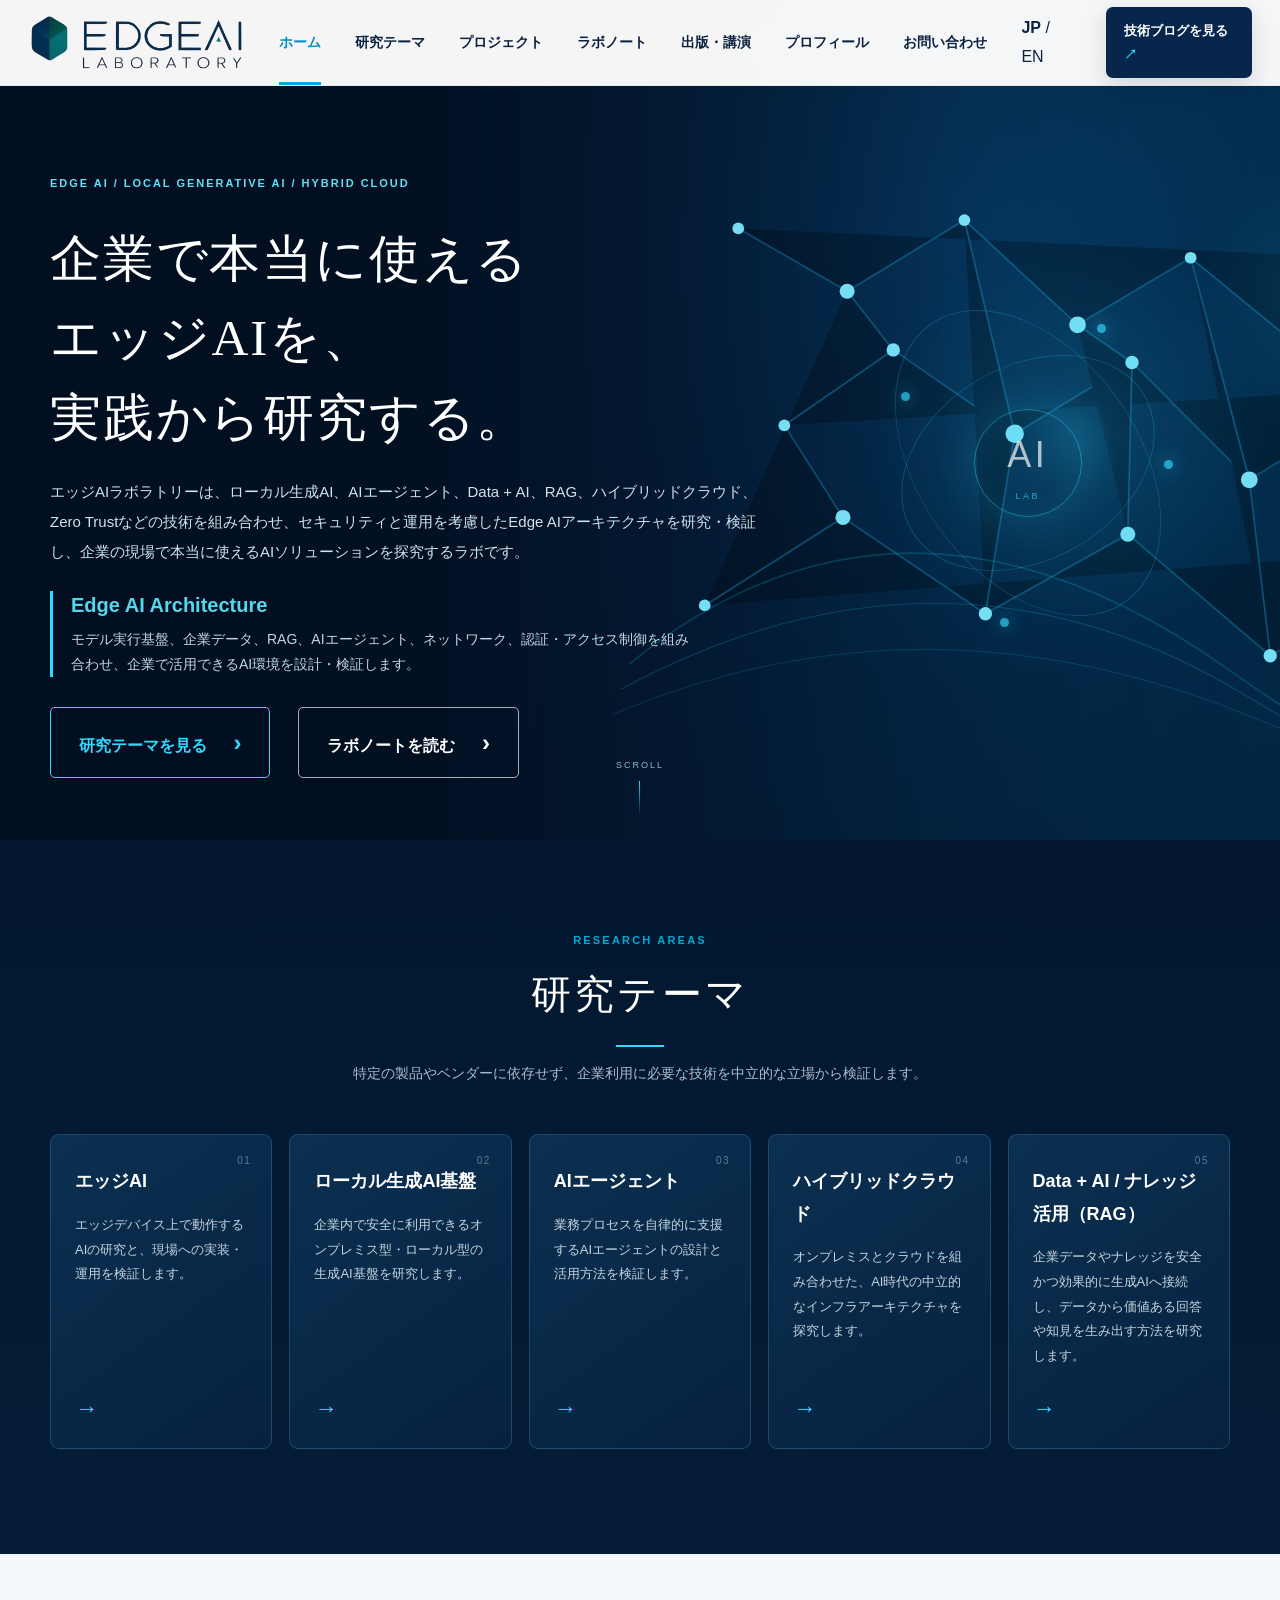
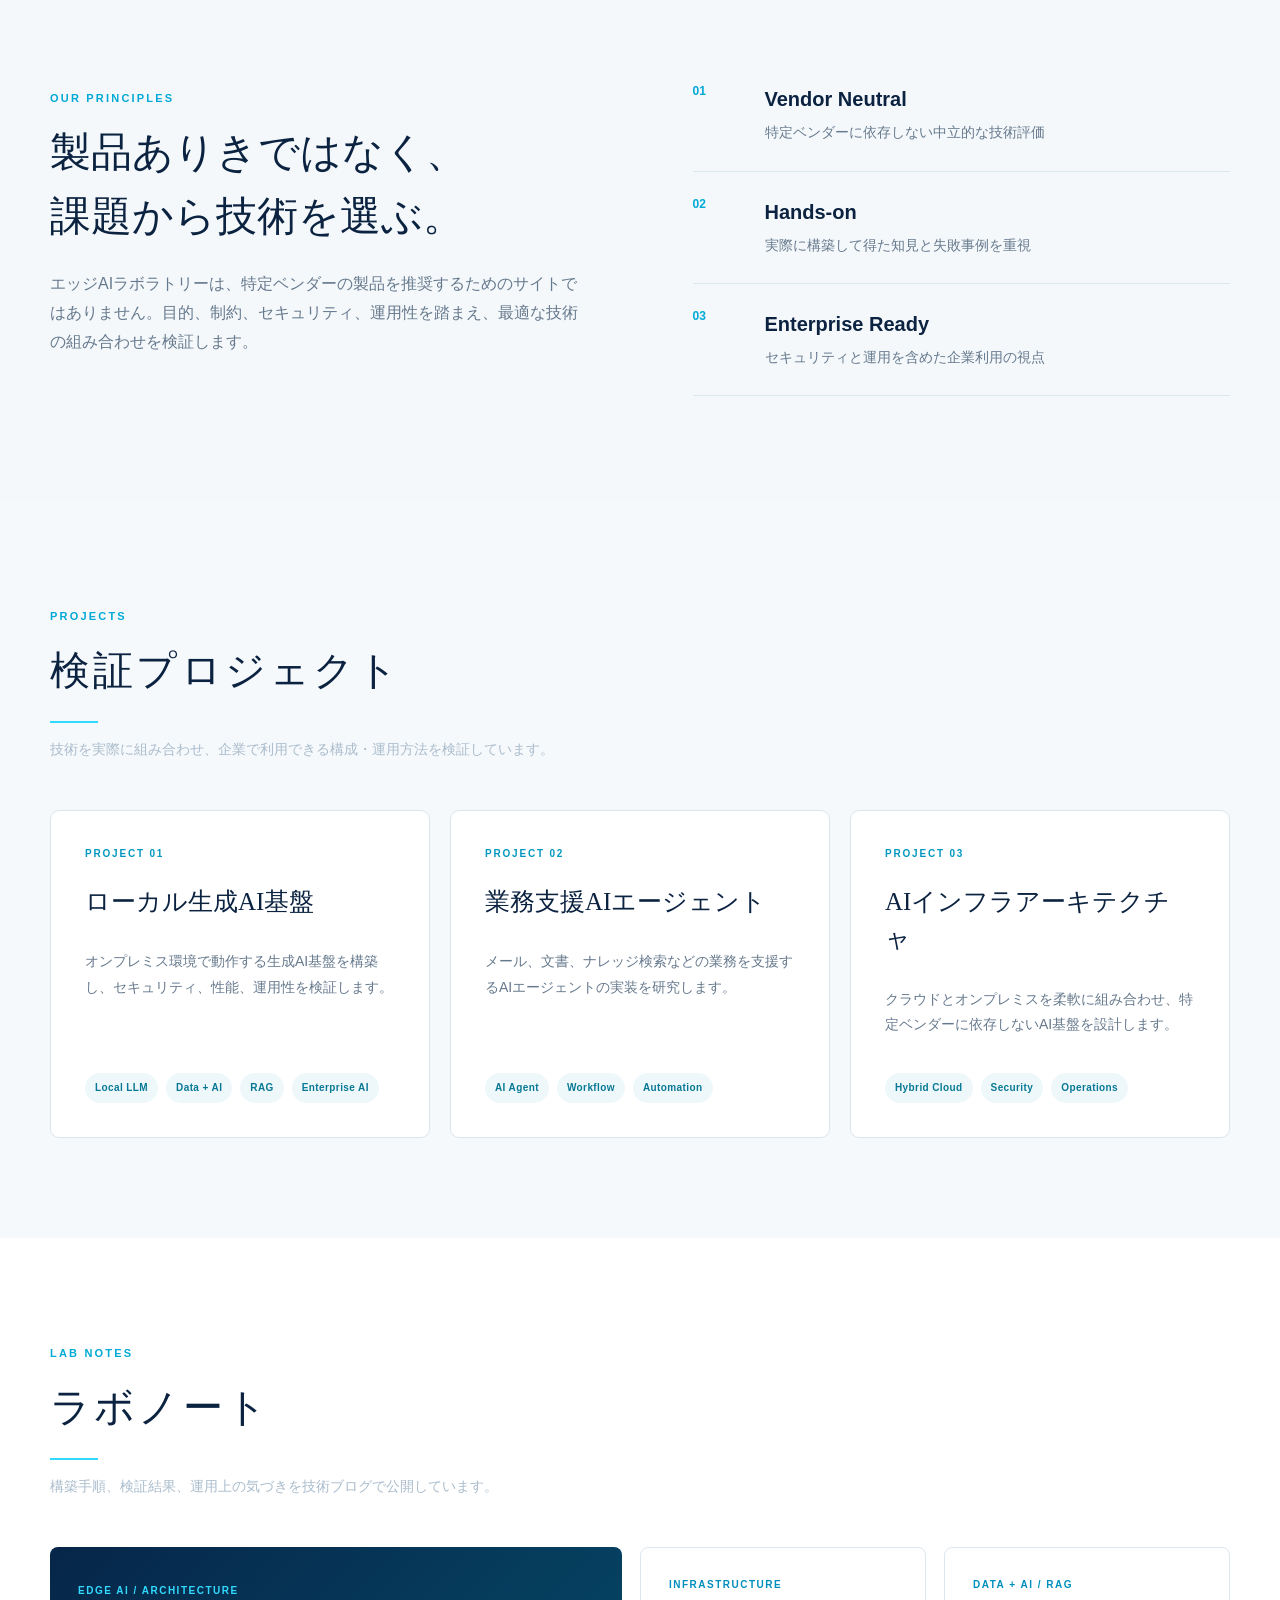
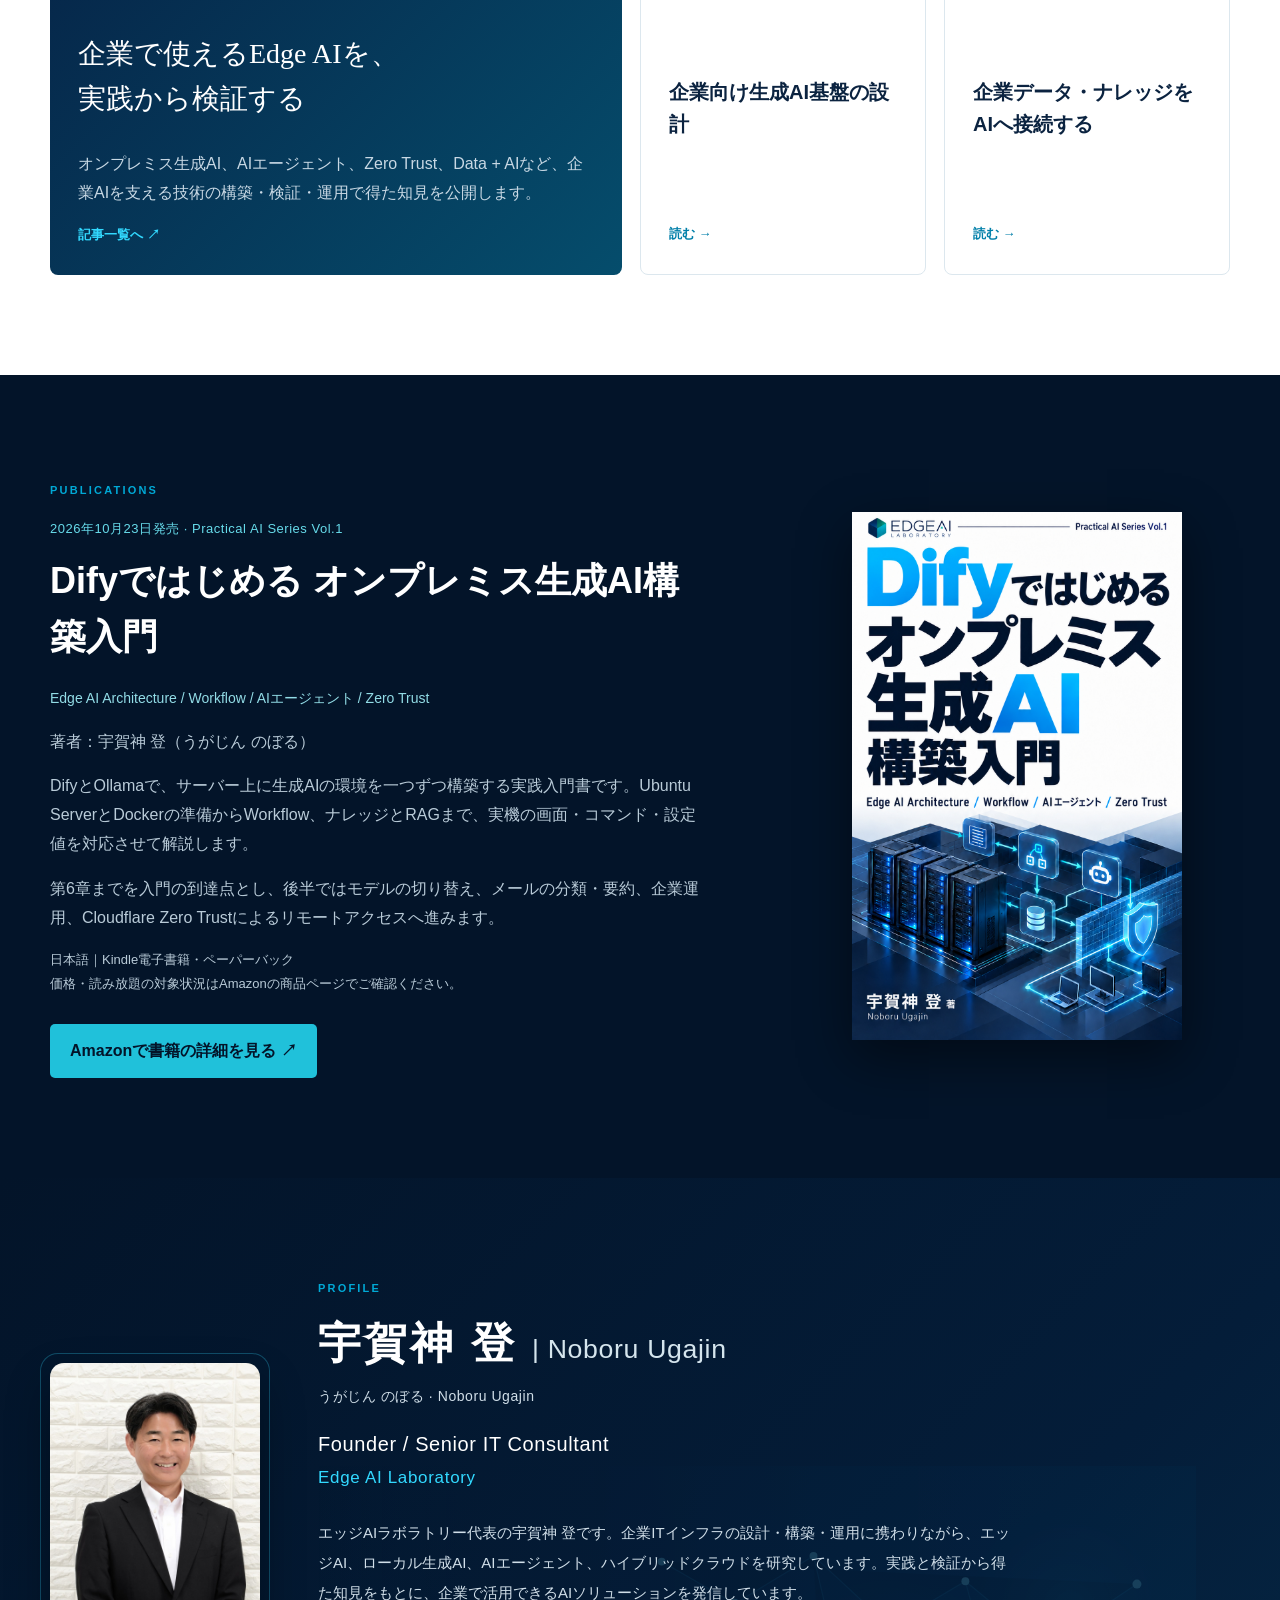
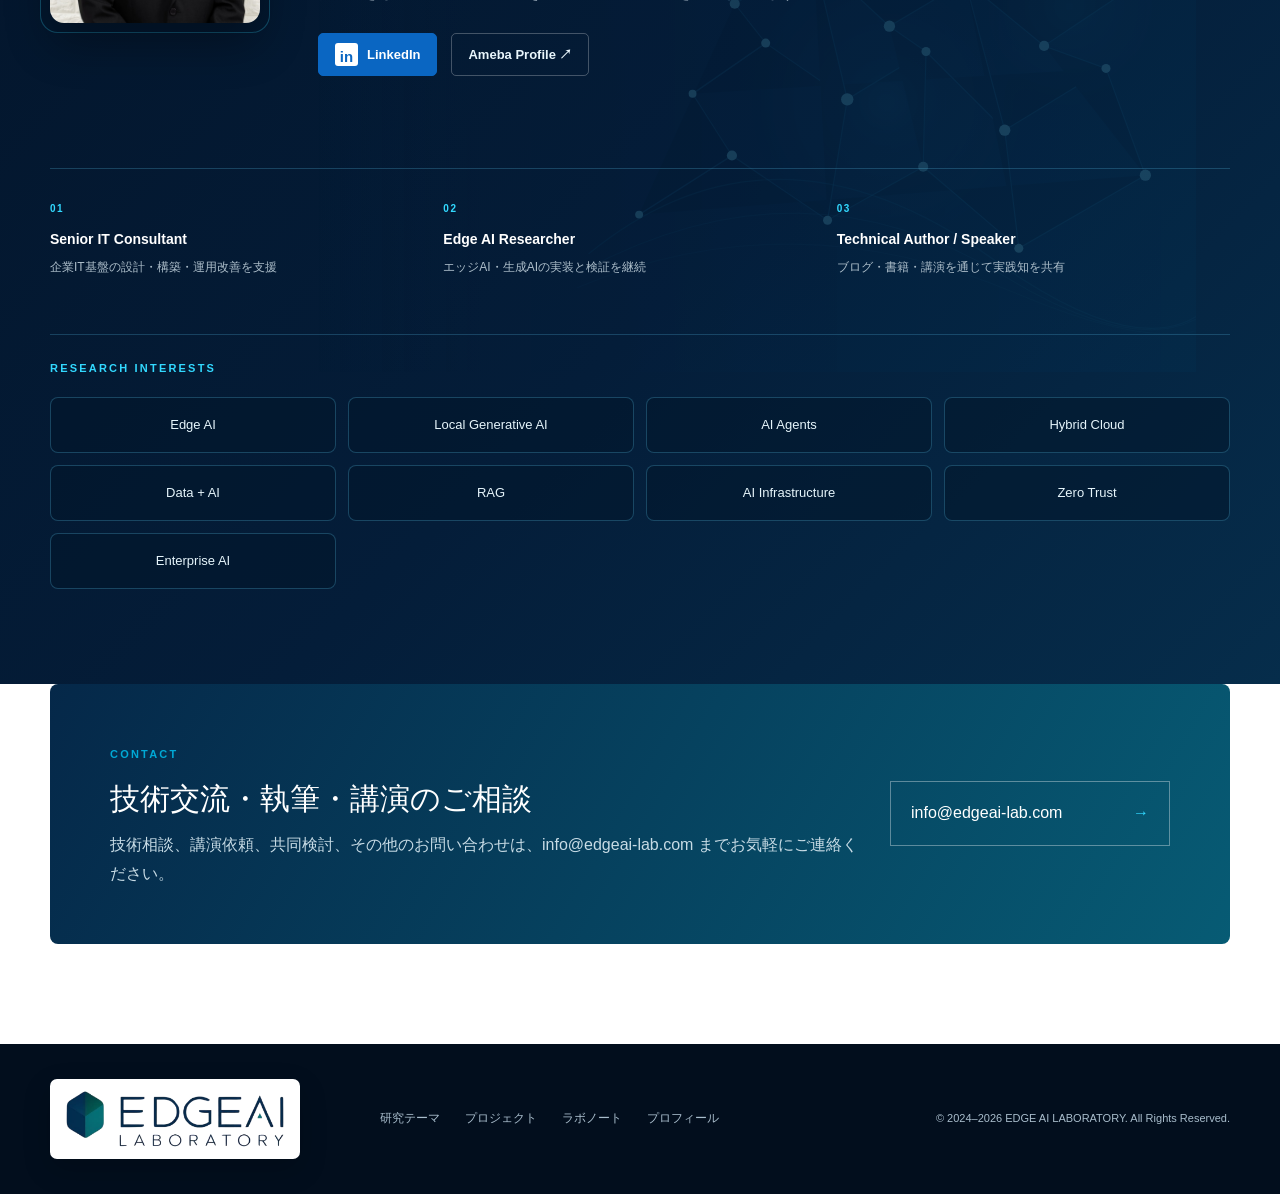
<file: index.html>
<!doctype html>
<html lang="ja">
<head>
  <meta charset="utf-8">

  <!-- Google tag (gtag.js) -->
  <script async src="https://www.googletagmanager.com/gtag/js?id=G-TET77L7Z8R"></script>
  <script>
    window.dataLayer = window.dataLayer || [];
    function gtag(){dataLayer.push(arguments);}
    gtag('js', new Date());

    gtag('config', 'G-TET77L7Z8R');
  </script>

  <meta name="viewport" content="width=device-width,initial-scale=1">

  <title>EDGE AI LABORATORY｜企業で使えるエッジAIを実践から研究</title>
  <meta name="description" content="宇賀神 登（うがじん のぼる／Noboru Ugajin）が運営するエッジAIラボラトリー。ローカル生成AI、RAG、AIエージェント、ハイブリッドクラウド、Zero Trustを研究・検証。著書『Difyではじめる オンプレミス生成AI構築入門』を紹介しています。">
  <meta name="keywords" content="Edge AI, Enterprise AI, Hybrid Cloud, AI Infrastructure, Generative AI, AI Agent, Data + AI, RAG, Dify, Ollama">
  <meta name="author" content="EDGE AI LABORATORY">
  <meta name="robots" content="index, follow, max-image-preview:large">
  <meta name="theme-color" content="#031429">
  <link rel="canonical" href="https://edgeai-lab.com/">

  <meta property="og:locale" content="ja_JP">
  <meta property="og:type" content="website">
  <meta property="og:site_name" content="EDGE AI LABORATORY">
  <meta property="og:title" content="EDGE AI LABORATORY｜企業で使えるエッジAIを実践から研究">
  <meta property="og:description" content="宇賀神 登（うがじん のぼる／Noboru Ugajin）が運営するエッジAIラボラトリー。ローカル生成AI、RAG、AIエージェント、ハイブリッドクラウド、Zero Trustを研究・検証。著書『Difyではじめる オンプレミス生成AI構築入門』を紹介しています。">
  <meta property="og:url" content="https://edgeai-lab.com/">
  <meta property="og:image" content="https://edgeai-lab.com/assets/og-image.png">
  <meta property="og:image:secure_url" content="https://edgeai-lab.com/assets/og-image.png">
  <meta property="og:image:type" content="image/png">
  <meta property="og:image:width" content="1200">
  <meta property="og:image:height" content="630">
  <meta property="og:image:alt" content="EDGE AI LABORATORY">

  <meta name="twitter:card" content="summary_large_image">
  <meta name="twitter:title" content="EDGE AI LABORATORY｜企業で使えるエッジAIを実践から研究">
  <meta name="twitter:description" content="宇賀神 登（うがじん のぼる／Noboru Ugajin）が運営するエッジAIラボラトリー。ローカル生成AI、RAG、AIエージェント、ハイブリッドクラウド、Zero Trustを研究・検証。著書『Difyではじめる オンプレミス生成AI構築入門』を紹介しています。">
  <meta name="twitter:image" content="https://edgeai-lab.com/assets/og-image.png">
  <meta name="twitter:image:alt" content="EDGE AI LABORATORY">

  <link rel="icon" href="/favicon.ico" sizes="any">
  <link rel="icon" type="image/png" href="/assets/favicon-512.png">
  <link rel="apple-touch-icon" href="/assets/apple-touch-icon.png">
  <link rel="stylesheet" href="style.css?v=20261024-2">
<script type="application/ld+json">{"@context": "https://schema.org", "@graph": [{"@type": "Person", "@id": "https://edgeai-lab.com/#founder", "name": "宇賀神 登", "alternateName": ["宇賀神登", "宇賀神　登", "宇賀神のぼる", "宇賀神 のぼる", "うがじん のぼる", "Noboru Ugajin"], "url": "https://edgeai-lab.com/#profile", "image": "https://edgeai-lab.com/assets/noboru-ugajin-profile.jpg", "affiliation": {"@type": "Organization", "name": "エッジAIラボラトリー", "url": "https://edgeai-lab.com/"}}, {"@type": "Book", "@id": "https://edgeai-lab.com/#book-vol1", "name": "Difyではじめる オンプレミス生成AI構築入門", "inLanguage": "ja", "bookFormat": "https://schema.org/EBook", "datePublished": "2026-10-23", "author": {"@id": "https://edgeai-lab.com/#founder"}, "publisher": {"@type": "Organization", "name": "エッジAIラボラトリー"}, "image": "https://edgeai-lab.com/assets/dify-book-cover.jpg", "url": "https://www.amazon.co.jp/dp/B0HP2777ZJ"}]}</script>
</head>
<body>
<header class="site-header">
  <div class="header-shell">
    <a class="brand" href="#home"><img src="assets/edgeai-logo.png" alt="EDGEAI LABORATORY"></a>
    <button class="menu-toggle" aria-expanded="false" aria-controls="main-nav"><span></span><span></span><span></span><b>メニュー</b></button>
    <nav id="main-nav" class="main-nav">
      <a class="active" href="#home">ホーム</a>
      <a href="#research">研究テーマ</a>
      <a href="#projects">プロジェクト</a><a href="#articles">ラボノート</a>
      <a href="#publications">出版・講演</a>
      <a href="#profile">プロフィール</a>
      <a href="#contact">お問い合わせ</a>
    </nav>
    <div class="language-switch">
      <strong>JP</strong> / <a href="/en/">EN</a>
    </div>
    <a class="ameblo-button" href="https://www.ameba.jp/profile/general/ugajinnoboru/" target="_blank" rel="noopener">技術ブログを見る <span>↗</span></a>
  </div>
</header>

<main>
<section id="home" class="hero">
  <div class="hero-network" aria-hidden="true"></div>
  <div class="hero-grid container">
    <div class="hero-copy reveal">
            <p class="hero-label">EDGE AI / LOCAL GENERATIVE AI / HYBRID CLOUD</p>
      <h1>企業で本当に使える<br>エッジAIを、<br><em>実践から研究する。</em></h1>
      <p>エッジAIラボラトリーは、ローカル生成AI、AIエージェント、Data + AI、RAG、ハイブリッドクラウド、Zero Trustなどの技術を組み合わせ、セキュリティと運用を考慮したEdge AIアーキテクチャを研究・検証し、企業の現場で本当に使えるAIソリューションを探究するラボです。</p>
      <div class="architecture-intro"><h2>Edge AI Architecture</h2><p>モデル実行基盤、企業データ、RAG、AIエージェント、ネットワーク、認証・アクセス制御を組み合わせ、企業で活用できるAI環境を設計・検証します。</p></div><div class="hero-actions">
        <a href="#research" class="outline-button">研究テーマを見る <span>›</span></a>
        <a href="#articles" class="secondary-button">ラボノートを読む <span>›</span></a>
      </div>
    </div>
    <div class="hero-orbit" aria-hidden="true">
      <div class="orbit orbit-a"></div><div class="orbit orbit-b"></div>
      <div class="core"><span>AI</span><small>LAB</small></div>
      <i class="node n1"></i><i class="node n2"></i><i class="node n3"></i><i class="node n4"></i>
    </div>
  </div>
  <a class="scroll-guide" href="#research"><span>SCROLL</span><i></i></a>
</section>

<section id="research" class="research-section">
  <div class="container">
    <div class="section-heading reveal">
      <span>RESEARCH AREAS</span>
      <h2>研究テーマ</h2>
      <p>特定の製品やベンダーに依存せず、企業利用に必要な技術を中立的な立場から検証します。</p>
    </div>
    <div class="research-grid">
      <article class="research-card reveal">
        <span class="card-no">01</span><h3>エッジAI</h3>
        <p>エッジデバイス上で動作するAIの研究と、現場への実装・運用を検証します。</p><a href="#articles" aria-label="エッジAIの記事へ">→</a>
      </article>
      <article class="research-card reveal">
        <span class="card-no">02</span><h3>ローカル生成AI基盤</h3>
        <p>企業内で安全に利用できるオンプレミス型・ローカル型の生成AI基盤を研究します。</p><a href="#articles" aria-label="ローカル生成AIの記事へ">→</a>
      </article>
      <article class="research-card reveal">
        <span class="card-no">03</span><h3>AIエージェント</h3>
        <p>業務プロセスを自律的に支援するAIエージェントの設計と活用方法を検証します。</p><a href="#articles" aria-label="AIエージェントの記事へ">→</a>
      </article>
      <article class="research-card reveal">
        <span class="card-no">04</span><h3>ハイブリッドクラウド</h3>
        <p>オンプレミスとクラウドを組み合わせた、AI時代の中立的なインフラアーキテクチャを探究します。</p><a href="#articles" aria-label="ハイブリッドクラウドの記事へ">→</a>
      </article>
      <article class="research-card reveal">
        <span class="card-no">05</span><h3>Data + AI / ナレッジ活用（RAG）</h3>
        <p>企業データやナレッジを安全かつ効果的に生成AIへ接続し、データから価値ある回答や知見を生み出す方法を研究します。</p><a href="#articles" aria-label="RAGの記事へ">→</a>
      </article>
    </div>
  </div>
</section>

<section class="principles">
  <div class="container principles-grid">
    <div class="principles-copy reveal">
      <span class="eyebrow">OUR PRINCIPLES</span>
      <h2>製品ありきではなく、<br>課題から技術を選ぶ。</h2>
      <p>エッジAIラボラトリーは、特定ベンダーの製品を推奨するためのサイトではありません。目的、制約、セキュリティ、運用性を踏まえ、最適な技術の組み合わせを検証します。</p>
    </div>
    <div class="principle-list">
      <div class="reveal"><b>01</b><h3>Vendor Neutral</h3><p>特定ベンダーに依存しない中立的な技術評価</p></div>
      <div class="reveal"><b>02</b><h3>Hands-on</h3><p>実際に構築して得た知見と失敗事例を重視</p></div>
      <div class="reveal"><b>03</b><h3>Enterprise Ready</h3><p>セキュリティと運用を含めた企業利用の視点</p></div>
    </div>
  </div>
</section>


<section id="projects" class="projects-section">
  <div class="container">
    <div class="section-heading left reveal">
      <span>PROJECTS</span>
      <h2>検証プロジェクト</h2>
      <p>技術を実際に組み合わせ、企業で利用できる構成・運用方法を検証しています。</p>
    </div>
    <div class="project-grid">
      <article class="project-card reveal">
        <span>PROJECT 01</span>
        <h3>ローカル生成AI基盤</h3>
        <p>オンプレミス環境で動作する生成AI基盤を構築し、セキュリティ、性能、運用性を検証します。</p>
        <div><b>Local LLM</b><b>Data + AI</b><b>RAG</b><b>Enterprise AI</b></div>
      </article>
      <article class="project-card reveal">
        <span>PROJECT 02</span>
        <h3>業務支援AIエージェント</h3>
        <p>メール、文書、ナレッジ検索などの業務を支援するAIエージェントの実装を研究します。</p>
        <div><b>AI Agent</b><b>Workflow</b><b>Automation</b></div>
      </article>
      <article class="project-card reveal">
        <span>PROJECT 03</span>
        <h3>AIインフラアーキテクチャ</h3>
        <p>クラウドとオンプレミスを柔軟に組み合わせ、特定ベンダーに依存しないAI基盤を設計します。</p>
        <div><b>Hybrid Cloud</b><b>Security</b><b>Operations</b></div>
      </article>
    </div>
  </div>
</section>

<section id="articles" class="articles-section">
  <div class="container">
    <div class="section-heading left reveal">
      <span>LAB NOTES</span><h2>ラボノート</h2>
      <p>構築手順、検証結果、運用上の気づきを技術ブログで公開しています。</p>
    </div>
    <div class="article-grid">
      <a class="article-card featured reveal" href="https://www.ameba.jp/profile/general/ugajinnoboru/" target="_blank" rel="noopener">
        <div><span>EDGE AI / ARCHITECTURE</span><h3>企業で使えるEdge AIを、<br>実践から検証する</h3><p>オンプレミス生成AI、AIエージェント、Zero Trust、Data + AIなど、企業AIを支える技術の構築・検証・運用で得た知見を公開します。</p></div><b>記事一覧へ ↗</b>
      </a>
      <a class="article-card reveal" href="https://www.ameba.jp/profile/general/ugajinnoboru/" target="_blank" rel="noopener"><span>INFRASTRUCTURE</span><h3>企業向け生成AI基盤の設計</h3><b>読む →</b></a>
      <a class="article-card reveal" href="https://www.ameba.jp/profile/general/ugajinnoboru/" target="_blank" rel="noopener"><span>DATA + AI / RAG</span><h3>企業データ・ナレッジをAIへ接続する</h3><b>読む →</b></a>
    </div>
  </div>
</section>

<section id="publications" class="book-section"><div class="container book-layout"><div class="book-copy reveal"><span class="eyebrow">PUBLICATIONS</span><p class="publication-status">2026年10月23日発売 · Practical AI Series Vol.1</p><h2>Difyではじめる オンプレミス生成AI構築入門</h2><p class="publication-subtitle">Edge AI Architecture / Workflow / AIエージェント / Zero Trust</p><p>著者：宇賀神 登（うがじん のぼる）</p><p>DifyとOllamaで、サーバー上に生成AIの環境を一つずつ構築する実践入門書です。Ubuntu ServerとDockerの準備からWorkflow、ナレッジとRAGまで、実機の画面・コマンド・設定値を対応させて解説します。</p><p>第6章までを入門の到達点とし、後半ではモデルの切り替え、メールの分類・要約、企業運用、Cloudflare Zero Trustによるリモートアクセスへ進みます。</p><p class="publication-details">日本語｜Kindle電子書籍・ペーパーバック<br>価格・読み放題の対象状況はAmazonの商品ページでご確認ください。</p><a class="publication-button" href="https://www.amazon.co.jp/dp/B0HP2777ZJ" target="_blank" rel="noopener noreferrer">Amazonで書籍の詳細を見る <span aria-hidden="true">↗</span></a></div><a class="publication-cover reveal" style="display:block;width:100%;max-width:330px;justify-self:center;align-self:center" href="https://www.amazon.co.jp/dp/B0HP2777ZJ" target="_blank" rel="noopener noreferrer" aria-label="Amazon Kindleで詳細・試し読みを見る"><img src="assets/dify-book-cover.jpg" alt="Difyではじめる オンプレミス生成AI構築入門の表紙。宇賀神 登 著" width="992" height="1586" style="display:block;width:100%;max-width:100%;height:auto;object-fit:contain;aspect-ratio:992 / 1586" loading="lazy"></a></div></section>



<section id="profile" class="profile-section">
  <div class="container">
    <div class="profile-compact">
      <div class="profile-photo-small reveal">
        <img src="assets/noboru-ugajin-profile.jpg" alt="Edge AI Laboratory Founder 宇賀神 登">
      </div>
      <div class="profile-copy reveal">
        <span class="eyebrow">PROFILE</span>
        <h2>宇賀神 登 <span class="profile-name-en">| Noboru Ugajin</span></h2>
        <p class="profile-reading">うがじん のぼる · Noboru Ugajin</p><h3>Founder / Senior IT Consultant</h3>
        <h4>Edge AI Laboratory</h4>
        <p>エッジAIラボラトリー代表の宇賀神 登です。企業ITインフラの設計・構築・運用に携わりながら、エッジAI、ローカル生成AI、AIエージェント、ハイブリッドクラウドを研究しています。実践と検証から得た知見をもとに、企業で活用できるAIソリューションを発信しています。</p>
        <div class="profile-links">
          <a class="linkedin-link" href="https://www.linkedin.com/in/%E7%99%BB-%E5%AE%87%E8%B3%80%E7%A5%9E-218330296/" target="_blank" rel="noopener">
            <span class="linkedin-icon">in</span> LinkedIn
          </a>
          <a href="https://www.ameba.jp/profile/general/ugajinnoboru/" target="_blank" rel="noopener">Ameba Profile ↗</a>
        </div>
      </div>
    </div>

    <div class="role-grid compact-roles">
      <div class="reveal"><b>01</b><h5>Senior IT Consultant</h5><p>企業IT基盤の設計・構築・運用改善を支援</p></div>
      <div class="reveal"><b>02</b><h5>Edge AI Researcher</h5><p>エッジAI・生成AIの実装と検証を継続</p></div>
      <div class="reveal"><b>03</b><h5>Technical Author / Speaker</h5><p>ブログ・書籍・講演を通じて実践知を共有</p></div>
    </div>

    <div class="research-interests reveal">
      <span>RESEARCH INTERESTS</span>
      <div class="interest-tags">
        <b>Edge AI</b><b>Local Generative AI</b><b>AI Agents</b><b>Hybrid Cloud</b>
        <b>Data + AI</b><b>RAG</b><b>AI Infrastructure</b><b>Zero Trust</b><b>Enterprise AI</b>
      </div>
    </div>
  </div>
</section>



<section id="contact" class="contact-section">
  <div class="container contact-panel reveal">
    <div><span class="eyebrow">CONTACT</span><h2>技術交流・執筆・講演のご相談</h2><p>技術相談、講演依頼、共同検討、その他のお問い合わせは、<a href="mailto:info@edgeai-lab.com">info@edgeai-lab.com</a> までお気軽にご連絡ください。</p></div>
    <a href="mailto:info@edgeai-lab.com">info@edgeai-lab.com <span>→</span></a>
  </div>
</section>
</main>

<footer>
  <div class="container footer-grid">
    <div class="footer-logo-plate">
      <img src="assets/edgeai-logo.png" alt="EDGE AI LABORATORY">
    </div>
    <div class="footer-nav" aria-label="フッターナビゲーション">
      <a href="#research">研究テーマ</a>
      <a href="#projects">プロジェクト</a>
      <a href="#articles">ラボノート</a>
      <a href="#profile">プロフィール</a>
    </div>
    <p class="footer-copyright">© <span id="year">2024–2026</span> EDGE AI LABORATORY. All Rights Reserved.</p>
  </div>
</footer>
<script src="script.js"></script>
</body>
</html>
</file>
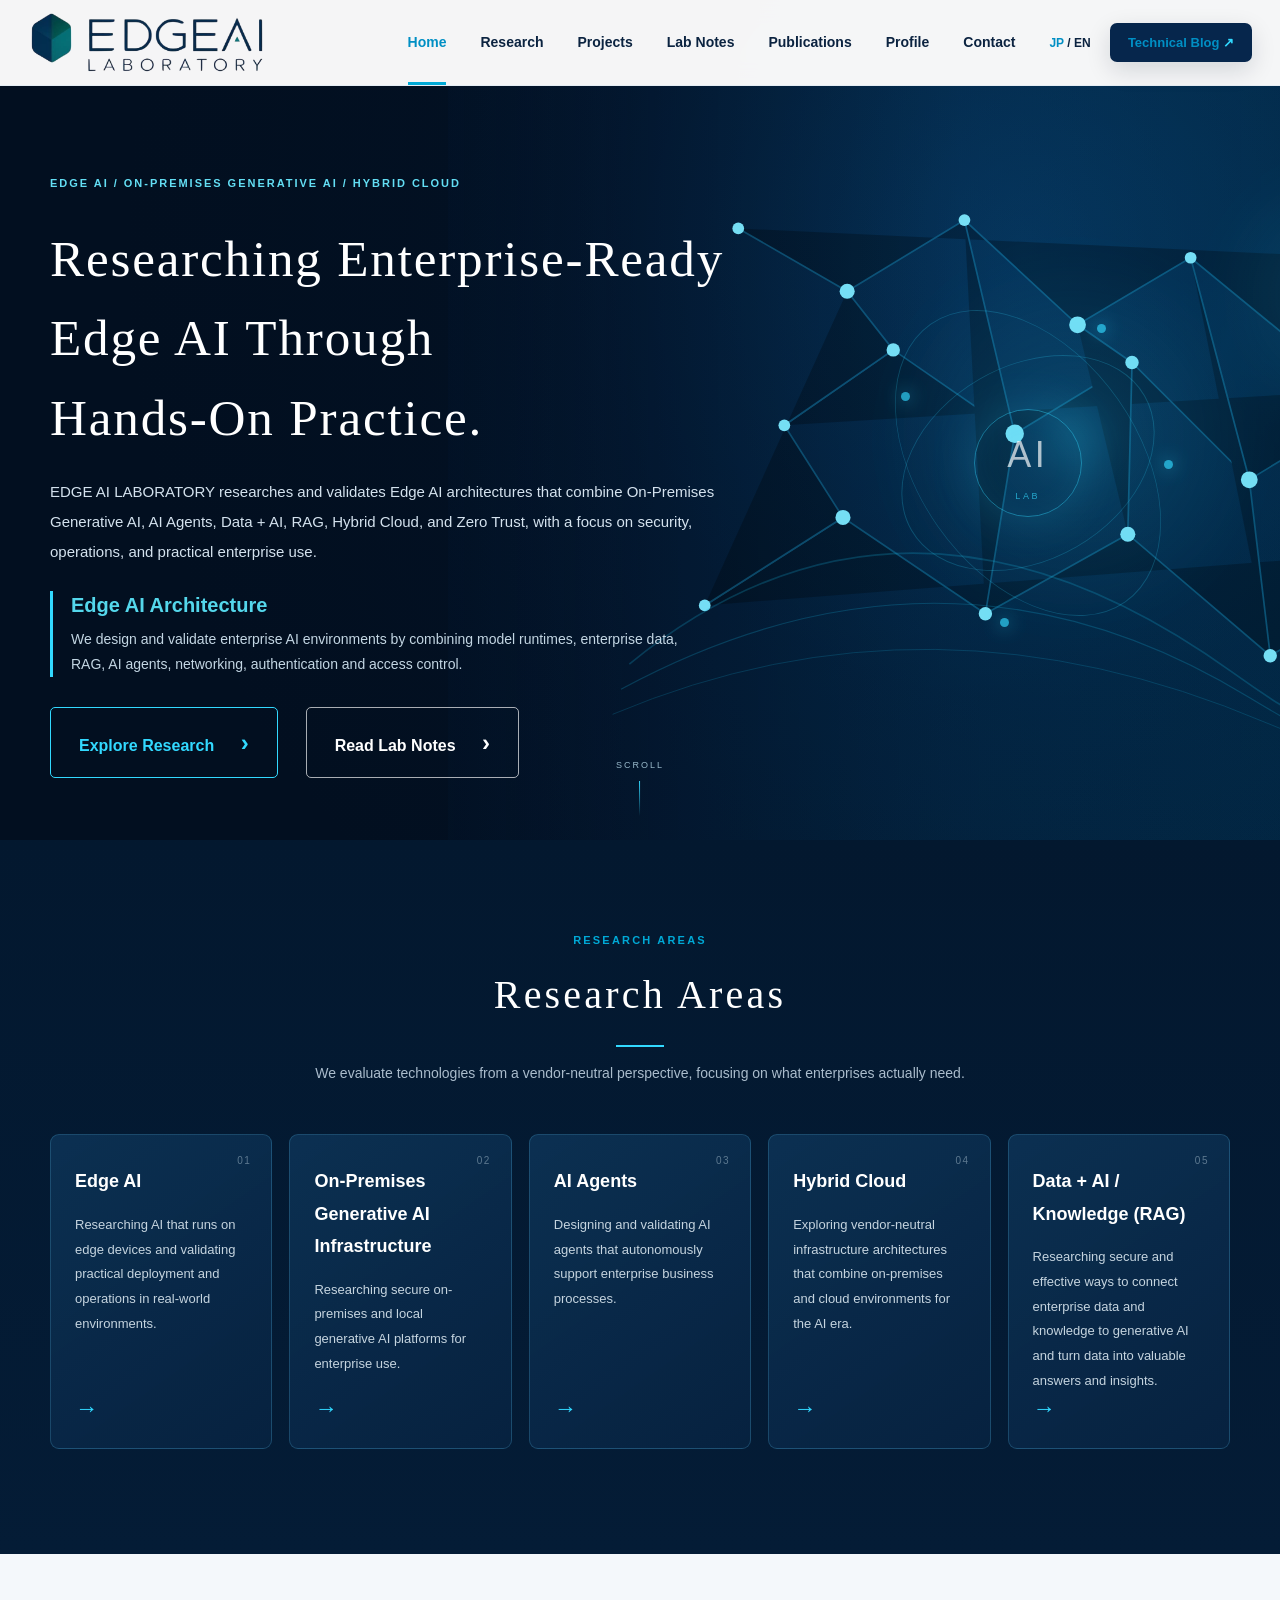
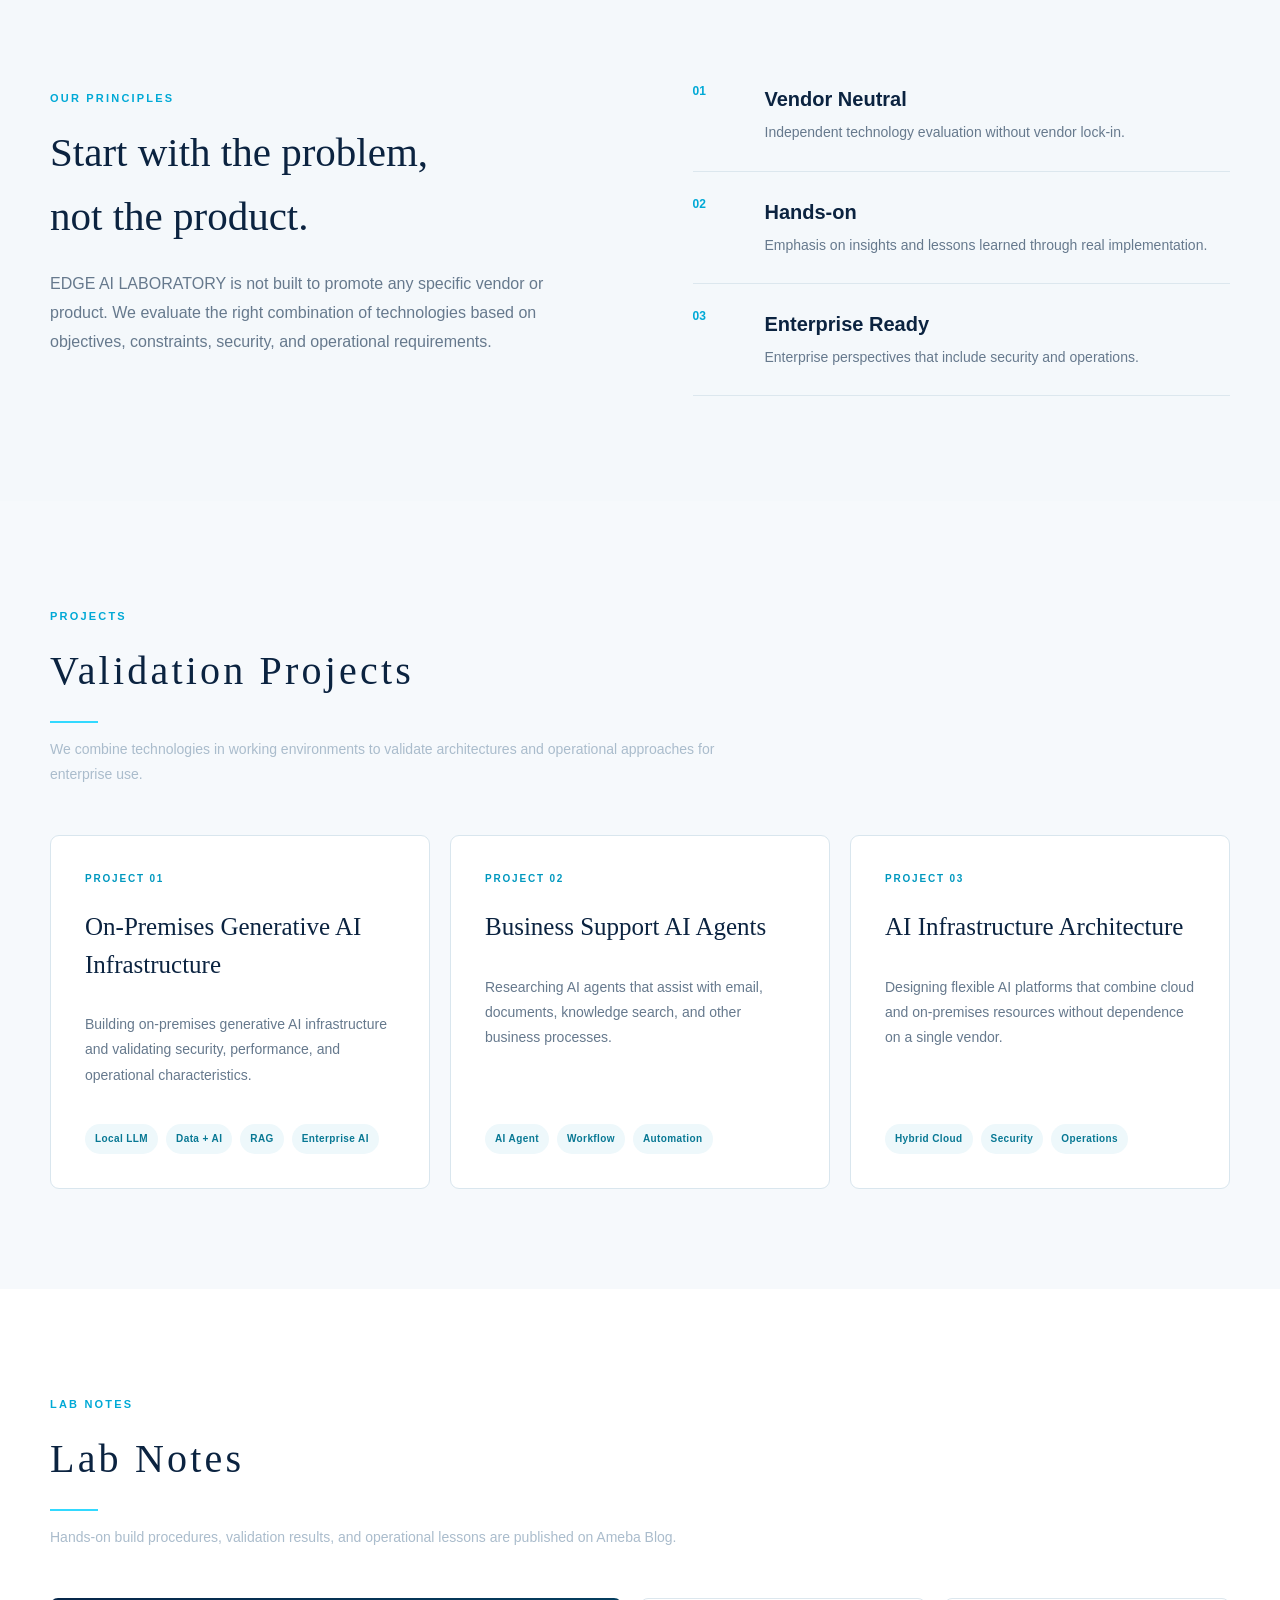
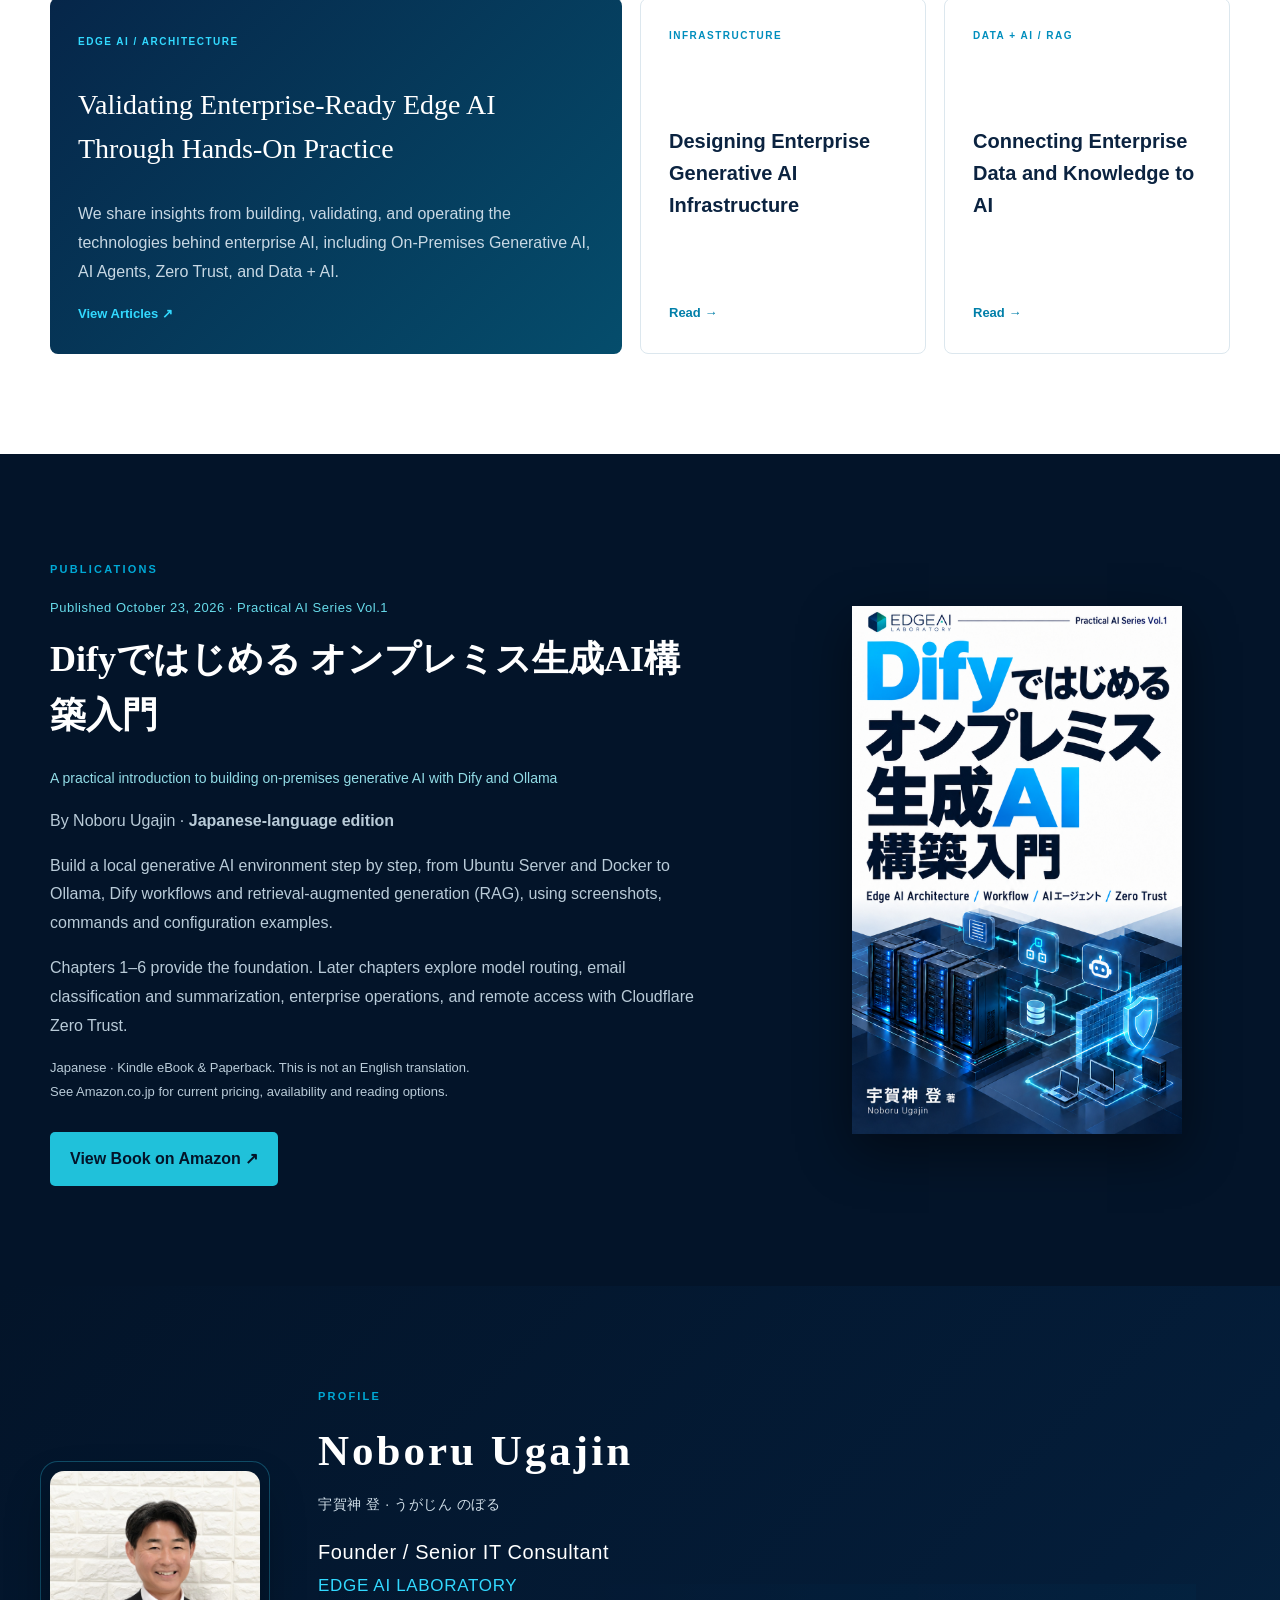
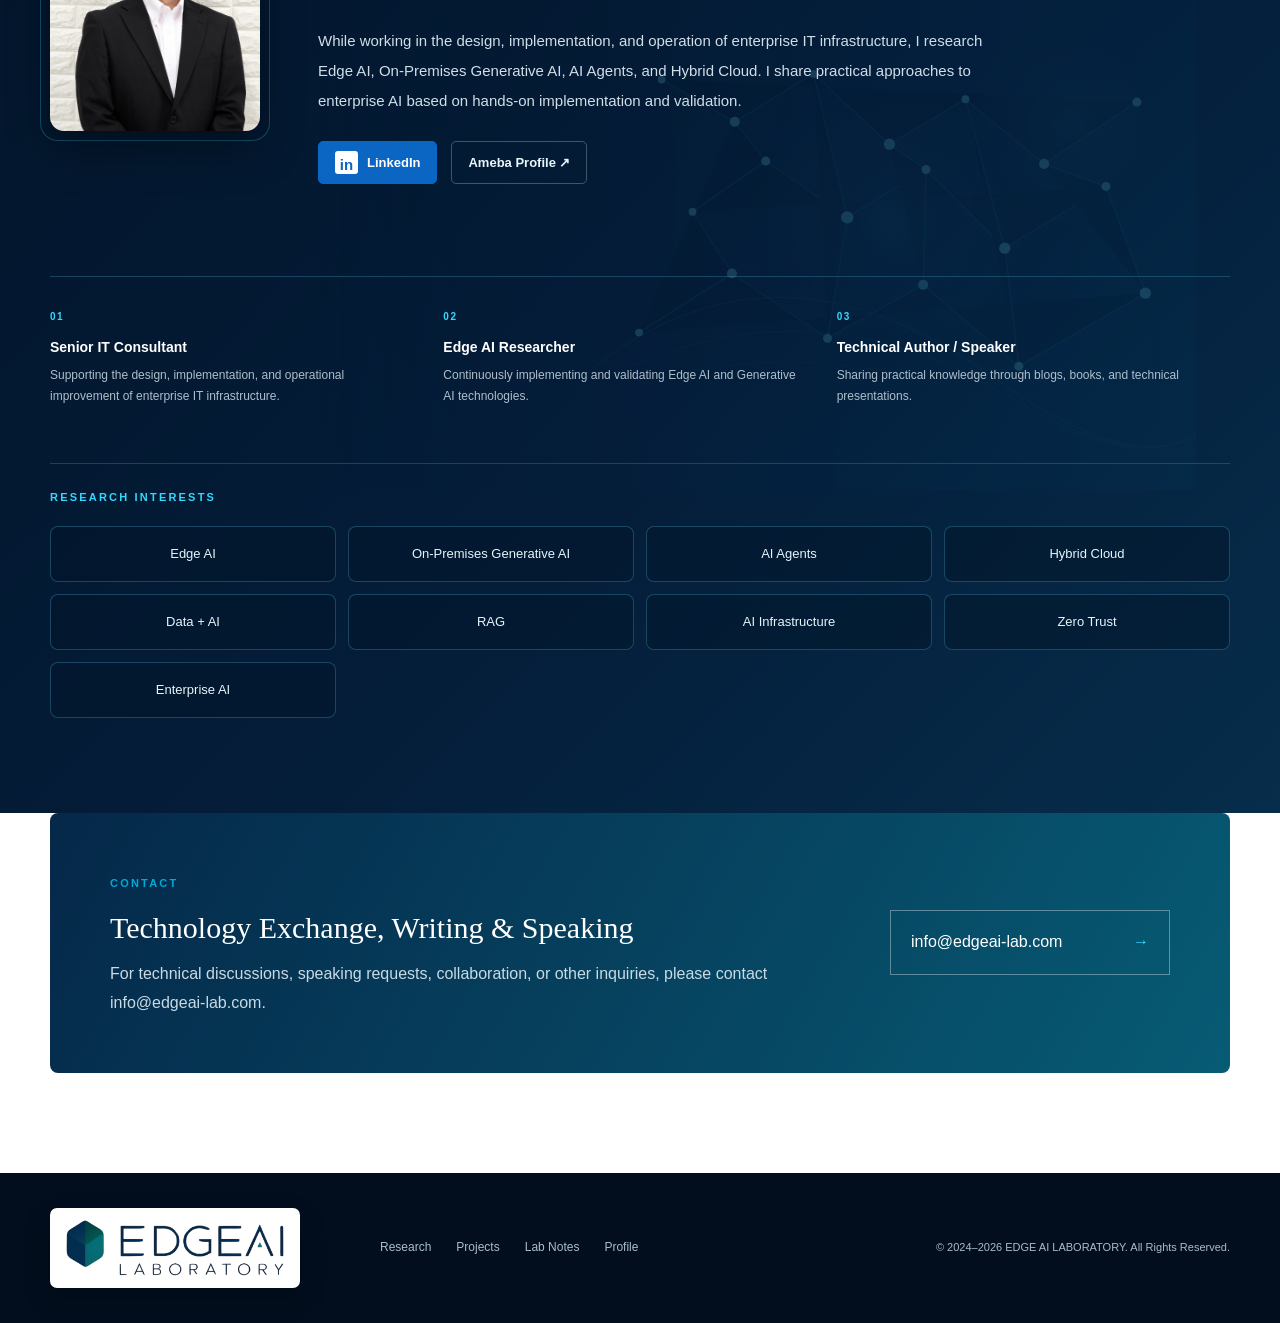
<file: en/index.html>
<!doctype html>
<html lang="en">
<head>
  <meta charset="utf-8">
  <script async src="https://www.googletagmanager.com/gtag/js?id=G-TET77L7Z8R"></script>
  <script>window.dataLayer=window.dataLayer||[];function gtag(){dataLayer.push(arguments)}gtag('js',new Date());gtag('config','G-TET77L7Z8R');</script>
  <meta name="viewport" content="width=device-width,initial-scale=1">
  <title>EDGE AI LABORATORY | Practical Enterprise Edge AI Research</title>
  <meta name="description" content="EDGE AI LABORATORY, founded by Noboru Ugajin (宇賀神 登), researches enterprise Edge AI, local generative AI, RAG and Zero Trust. Discover his Japanese-language book on Dify and Ollama.">
  <meta name="keywords" content="Edge AI, Enterprise AI, Hybrid Cloud, AI Infrastructure, Generative AI, AI Agent, Data + AI, RAG, Dify, Ollama">
  <meta name="author" content="EDGE AI LABORATORY"><meta name="robots" content="index, follow, max-image-preview:large"><meta name="theme-color" content="#031429">
  <link rel="canonical" href="https://edgeai-lab.com/en/"><link rel="alternate" hreflang="ja" href="https://edgeai-lab.com/"><link rel="alternate" hreflang="en" href="https://edgeai-lab.com/en/"><link rel="alternate" hreflang="x-default" href="https://edgeai-lab.com/">
  <meta property="og:locale" content="en_US"><meta property="og:type" content="website"><meta property="og:site_name" content="EDGE AI LABORATORY"><meta property="og:title" content="EDGE AI LABORATORY | Practical Enterprise Edge AI Research"><meta property="og:description" content="EDGE AI LABORATORY, founded by Noboru Ugajin (宇賀神 登), researches enterprise Edge AI, local generative AI, RAG and Zero Trust. Discover his Japanese-language book on Dify and Ollama."><meta property="og:url" content="https://edgeai-lab.com/en/"><meta property="og:image" content="https://edgeai-lab.com/assets/og-image.png">
  <meta name="twitter:card" content="summary_large_image"><meta name="twitter:title" content="EDGE AI LABORATORY | Practical Enterprise Edge AI Research"><meta name="twitter:description" content="EDGE AI LABORATORY, founded by Noboru Ugajin (宇賀神 登), researches enterprise Edge AI, local generative AI, RAG and Zero Trust. Discover his Japanese-language book on Dify and Ollama."><meta name="twitter:image" content="https://edgeai-lab.com/assets/og-image.png">
  <link rel="icon" href="/favicon.ico" sizes="any"><link rel="icon" type="image/png" href="/assets/favicon-512.png"><link rel="apple-touch-icon" href="/assets/apple-touch-icon.png"><link rel="stylesheet" href="../style.css?v=20261024-2">
  <style>body{font-family:Arial,"Helvetica Neue",sans-serif}.hero h1,.section-heading h2,.principles-copy h2,.book-copy h2,.profile-copy h2,.article-card.featured h3,.book-mock h3,.project-card h3,.contact-panel h2{font-family:Georgia,"Times New Roman",serif}.language-switch{font-size:12px;font-weight:800;white-space:nowrap;}.language-switch a{color:#008fc4}.ameblo-button{margin-left:16px;}@media(max-width:1100px){.language-switch{margin-left:auto}}</style>
<script type="application/ld+json">{"@context": "https://schema.org", "@graph": [{"@type": "Person", "@id": "https://edgeai-lab.com/#founder", "name": "宇賀神 登", "alternateName": ["宇賀神登", "宇賀神　登", "宇賀神のぼる", "宇賀神 のぼる", "うがじん のぼる", "Noboru Ugajin"], "url": "https://edgeai-lab.com/#profile", "image": "https://edgeai-lab.com/assets/noboru-ugajin-profile.jpg", "affiliation": {"@type": "Organization", "name": "エッジAIラボラトリー", "url": "https://edgeai-lab.com/"}}, {"@type": "Book", "@id": "https://edgeai-lab.com/#book-vol1", "name": "Difyではじめる オンプレミス生成AI構築入門", "inLanguage": "ja", "bookFormat": "https://schema.org/EBook", "datePublished": "2026-10-23", "author": {"@id": "https://edgeai-lab.com/#founder"}, "publisher": {"@type": "Organization", "name": "エッジAIラボラトリー"}, "image": "https://edgeai-lab.com/assets/dify-book-cover.jpg", "url": "https://www.amazon.co.jp/dp/B0HP2777ZJ"}]}</script>
</head>
<body>
<header class="site-header"><div class="header-shell"><a class="brand" href="#home"><img src="../assets/edgeai-logo.png" alt="EDGE AI LABORATORY"></a><button class="menu-toggle" aria-expanded="false" aria-controls="main-nav"><span></span><span></span><span></span><b>MENU</b></button><nav id="main-nav" class="main-nav"><a class="active" href="#home">Home</a><a href="#research">Research</a><a href="#projects">Projects</a><a href="#articles">Lab Notes</a><a href="#publications">Publications</a><a href="#profile">Profile</a><a href="#contact">Contact</a></nav><div class="language-switch"><a href="/">JP</a> / <strong>EN</strong>
<a class="ameblo-button"
   href="https://www.ameba.jp/profile/general/ugajinnoboru/"
   target="_blank"
   rel="noopener">
  Technical Blog <span>↗</span>
</a>
</div></div></header>
<main>
<section id="home" class="hero"><div class="hero-network" aria-hidden="true"></div><div class="hero-grid container"><div class="hero-copy reveal"><p class="hero-label">EDGE AI / ON-PREMISES GENERATIVE AI / HYBRID CLOUD</p><h1>Researching Enterprise-Ready<br>Edge AI Through<br><em>Hands-On Practice.</em></h1><p>EDGE AI LABORATORY researches and validates Edge AI architectures that combine On-Premises Generative AI, AI Agents, Data + AI, RAG, Hybrid Cloud, and Zero Trust, with a focus on security, operations, and practical enterprise use.</p><div class="architecture-intro"><h2>Edge AI Architecture</h2><p>We design and validate enterprise AI environments by combining model runtimes, enterprise data, RAG, AI agents, networking, authentication and access control.</p></div><div class="hero-actions"><a href="#research" class="outline-button">Explore Research <span>›</span></a><a href="#articles" class="secondary-button">Read Lab Notes <span>›</span></a></div></div><div class="hero-orbit" aria-hidden="true"><div class="orbit orbit-a"></div><div class="orbit orbit-b"></div><div class="core"><span>AI</span><small>LAB</small></div><i class="node n1"></i><i class="node n2"></i><i class="node n3"></i><i class="node n4"></i></div></div><a class="scroll-guide" href="#research"><span>SCROLL</span><i></i></a></section>
<section id="research" class="research-section"><div class="container"><div class="section-heading reveal"><span>RESEARCH AREAS</span><h2>Research Areas</h2><p>We evaluate technologies from a vendor-neutral perspective, focusing on what enterprises actually need.</p></div><div class="research-grid"><article class="research-card reveal"><span class="card-no">01</span><h3>Edge AI</h3><p>Researching AI that runs on edge devices and validating practical deployment and operations in real-world environments.</p><a href="#articles">→</a></article><article class="research-card reveal"><span class="card-no">02</span><h3>On-Premises Generative AI Infrastructure</h3><p>Researching secure on-premises and local generative AI platforms for enterprise use.</p><a href="#articles">→</a></article><article class="research-card reveal"><span class="card-no">03</span><h3>AI Agents</h3><p>Designing and validating AI agents that autonomously support enterprise business processes.</p><a href="#articles">→</a></article><article class="research-card reveal"><span class="card-no">04</span><h3>Hybrid Cloud</h3><p>Exploring vendor-neutral infrastructure architectures that combine on-premises and cloud environments for the AI era.</p><a href="#articles">→</a></article><article class="research-card reveal"><span class="card-no">05</span><h3>Data + AI / Knowledge (RAG)</h3><p>Researching secure and effective ways to connect enterprise data and knowledge to generative AI and turn data into valuable answers and insights.</p><a href="#articles">→</a></article></div></div></section>
<section class="principles"><div class="container principles-grid"><div class="principles-copy reveal"><span class="eyebrow">OUR PRINCIPLES</span><h2>Start with the problem,<br>not the product.</h2><p>EDGE AI LABORATORY is not built to promote any specific vendor or product. We evaluate the right combination of technologies based on objectives, constraints, security, and operational requirements.</p></div><div class="principle-list"><div class="reveal"><b>01</b><h3>Vendor Neutral</h3><p>Independent technology evaluation without vendor lock-in.</p></div><div class="reveal"><b>02</b><h3>Hands-on</h3><p>Emphasis on insights and lessons learned through real implementation.</p></div><div class="reveal"><b>03</b><h3>Enterprise Ready</h3><p>Enterprise perspectives that include security and operations.</p></div></div></div></section>
<section id="projects" class="projects-section"><div class="container"><div class="section-heading left reveal"><span>PROJECTS</span><h2>Validation Projects</h2><p>We combine technologies in working environments to validate architectures and operational approaches for enterprise use.</p></div><div class="project-grid"><article class="project-card reveal"><span>PROJECT 01</span><h3>On-Premises Generative AI Infrastructure</h3><p>Building on-premises generative AI infrastructure and validating security, performance, and operational characteristics.</p><div><b>Local LLM</b><b>Data + AI</b><b>RAG</b><b>Enterprise AI</b></div></article><article class="project-card reveal"><span>PROJECT 02</span><h3>Business Support AI Agents</h3><p>Researching AI agents that assist with email, documents, knowledge search, and other business processes.</p><div><b>AI Agent</b><b>Workflow</b><b>Automation</b></div></article><article class="project-card reveal"><span>PROJECT 03</span><h3>AI Infrastructure Architecture</h3><p>Designing flexible AI platforms that combine cloud and on-premises resources without dependence on a single vendor.</p><div><b>Hybrid Cloud</b><b>Security</b><b>Operations</b></div></article></div></div></section>
<section id="articles" class="articles-section"><div class="container"><div class="section-heading left reveal"><span>LAB NOTES</span><h2>Lab Notes</h2><p>Hands-on build procedures, validation results, and operational lessons are published on Ameba Blog.</p></div><div class="article-grid"><a class="article-card featured reveal" href="https://www.ameba.jp/profile/general/ugajinnoboru/" target="_blank" rel="noopener"><div><span>EDGE AI / ARCHITECTURE</span><h3>Validating Enterprise-Ready Edge AI<br>Through Hands-On Practice</h3><p>We share insights from building, validating, and operating the technologies behind enterprise AI, including On-Premises Generative AI, AI Agents, Zero Trust, and Data + AI.</p></div><b>View Articles ↗</b></a><a class="article-card reveal" href="https://www.ameba.jp/profile/general/ugajinnoboru/" target="_blank" rel="noopener"><span>INFRASTRUCTURE</span><h3>Designing Enterprise Generative AI Infrastructure</h3><b>Read →</b></a><a class="article-card reveal" href="https://www.ameba.jp/profile/general/ugajinnoboru/" target="_blank" rel="noopener"><span>DATA + AI / RAG</span><h3>Connecting Enterprise Data and Knowledge to AI</h3><b>Read →</b></a></div></div></section>
<section id="publications" class="book-section"><div class="container book-layout"><div class="book-copy reveal"><span class="eyebrow">PUBLICATIONS</span><p class="publication-status">Published October 23, 2026 · Practical AI Series Vol.1</p><h2>Difyではじめる オンプレミス生成AI構築入門</h2><p class="publication-subtitle">A practical introduction to building on-premises generative AI with Dify and Ollama</p><p>By Noboru Ugajin · <strong>Japanese-language edition</strong></p><p>Build a local generative AI environment step by step, from Ubuntu Server and Docker to Ollama, Dify workflows and retrieval-augmented generation (RAG), using screenshots, commands and configuration examples.</p><p>Chapters 1–6 provide the foundation. Later chapters explore model routing, email classification and summarization, enterprise operations, and remote access with Cloudflare Zero Trust.</p><p class="publication-details">Japanese · Kindle eBook &amp; Paperback. This is not an English translation.<br>See Amazon.co.jp for current pricing, availability and reading options.</p><a class="publication-button" href="https://www.amazon.co.jp/dp/B0HP2777ZJ" target="_blank" rel="noopener noreferrer">View Book on Amazon <span aria-hidden="true">↗</span></a></div><a class="publication-cover reveal" style="display:block;width:100%;max-width:330px;justify-self:center;align-self:center" href="https://www.amazon.co.jp/dp/B0HP2777ZJ" target="_blank" rel="noopener noreferrer" aria-label="View the Japanese edition on Amazon.co.jp"><img src="../assets/dify-book-cover.jpg" alt="Cover of the Japanese-language Dify and Ollama book by Noboru Ugajin" width="992" height="1586" style="display:block;width:100%;max-width:100%;height:auto;object-fit:contain;aspect-ratio:992 / 1586" loading="lazy"></a></div></section>
<section id="profile" class="profile-section"><div class="container"><div class="profile-compact"><div class="profile-photo-small reveal"><img src="../assets/noboru-ugajin-profile.jpg" alt="Noboru Ugajin, Founder of EDGE AI LABORATORY"></div><div class="profile-copy reveal"><span class="eyebrow">PROFILE</span><h2>Noboru Ugajin</h2><p class="profile-reading">宇賀神 登 · うがじん のぼる</p><h3>Founder / Senior IT Consultant</h3><h4>EDGE AI LABORATORY</h4><p>While working in the design, implementation, and operation of enterprise IT infrastructure, I research Edge AI, On-Premises Generative AI, AI Agents, and Hybrid Cloud. I share practical approaches to enterprise AI based on hands-on implementation and validation.</p><div class="profile-links"><a class="linkedin-link" href="https://www.linkedin.com/in/%E7%99%BB-%E5%AE%87%E8%B3%80%E7%A5%9E-218330296/" target="_blank" rel="noopener"><span class="linkedin-icon">in</span> LinkedIn</a><a href="https://www.ameba.jp/profile/general/ugajinnoboru/" target="_blank" rel="noopener">Ameba Profile ↗</a></div></div></div><div class="role-grid compact-roles"><div class="reveal"><b>01</b><h5>Senior IT Consultant</h5><p>Supporting the design, implementation, and operational improvement of enterprise IT infrastructure.</p></div><div class="reveal"><b>02</b><h5>Edge AI Researcher</h5><p>Continuously implementing and validating Edge AI and Generative AI technologies.</p></div><div class="reveal"><b>03</b><h5>Technical Author / Speaker</h5><p>Sharing practical knowledge through blogs, books, and technical presentations.</p></div></div><div class="research-interests reveal"><span>RESEARCH INTERESTS</span><div class="interest-tags"><b>Edge AI</b><b>On-Premises Generative AI</b><b>AI Agents</b><b>Hybrid Cloud</b><b>Data + AI</b><b>RAG</b><b>AI Infrastructure</b><b>Zero Trust</b><b>Enterprise AI</b></div></div></div></section>
<section id="contact" class="contact-section"><div class="container contact-panel reveal"><div><span class="eyebrow">CONTACT</span><h2>Technology Exchange, Writing &amp; Speaking</h2><p>For technical discussions, speaking requests, collaboration, or other inquiries, please contact <a href="mailto:info@edgeai-lab.com">info@edgeai-lab.com</a>.</p></div><a href="mailto:info@edgeai-lab.com">info@edgeai-lab.com <span>→</span></a></div></section>
</main>
<footer><div class="container footer-grid"><div class="footer-logo-plate"><img src="../assets/edgeai-logo.png" alt="EDGE AI LABORATORY"></div><div class="footer-nav" aria-label="Footer navigation"><a href="#research">Research</a><a href="#projects">Projects</a><a href="#articles">Lab Notes</a><a href="#profile">Profile</a></div><p class="footer-copyright">© <span id="year">2024–2026</span> EDGE AI LABORATORY. All Rights Reserved.</p></div></footer><script src="../script.js"></script></body></html>
</file>
<file: style.css>
:root{--navy:#031429;--navy2:#061e3a;--panel:#092746;--cyan:#32d9ff;--cyan2:#00a9d6;--white:#f6fbff;--text:#0b2340;--muted:#66798d;--line:rgba(50,217,255,.18)}
*{box-sizing:border-box}html{scroll-behavior:smooth}body{margin:0;font-family:"Yu Gothic","Hiragino Kaku Gothic ProN",Meiryo,sans-serif;color:var(--text);background:#fff;line-height:1.8}a{text-decoration:none;color:inherit}img{max-width:100%}.container{width:min(1180px,calc(100% - 48px));margin:auto}
.site-header{height:86px;position:fixed;z-index:30;top:0;left:0;right:0;background:rgba(255,255,255,.96);border-bottom:1px solid #e5edf4;backdrop-filter:blur(12px)}.header-shell{height:100%;width:min(1430px,calc(100% - 56px));margin:auto;display:flex;align-items:center;gap:34px}.brand{width:238px;display:block}.brand img{display:block;width:100%}.main-nav{margin-left:auto;height:100%;display:flex;align-items:center;gap:34px;font-size:14px;font-weight:700;white-space:nowrap}.main-nav a{height:100%;display:flex;align-items:center;position:relative}.main-nav a:after{content:"";position:absolute;left:50%;right:50%;bottom:0;height:3px;background:var(--cyan2);transition:.25s}.main-nav a:hover,.main-nav a.active{color:#008fc4}.main-nav a:hover:after,.main-nav a.active:after{left:0;right:0}.ameblo-button{background:#06264c;color:#fff;border-radius:7px;padding:12px 18px;font-size:13px;font-weight:700;box-shadow:0 8px 24px rgba(3,20,41,.14)}.ameblo-button span{color:var(--cyan)}.menu-toggle{display:none}
.hero{min-height:750px;padding-top:86px;position:relative;overflow:hidden;background:radial-gradient(circle at 80% 30%,#083762 0,#031a33 38%,#020f20 76%);color:#fff}.hero:before{content:"";position:absolute;inset:0;background:linear-gradient(90deg,rgba(2,15,32,.95) 0%,rgba(2,15,32,.83) 40%,rgba(2,15,32,.23) 75%,rgba(2,15,32,.38) 100%)}.hero-network{position:absolute;inset:86px 0 0 35%;background:url("assets/network-bg.svg") center/cover no-repeat;opacity:.95}.hero-grid{position:relative;z-index:2;min-height:664px;display:grid;grid-template-columns:1.15fr .65fr;align-items:center;gap:60px}.hero-copy{padding:62px 0}.hero-logo{width:455px;max-width:80%;filter:brightness(0) invert(1);opacity:.96;margin-bottom:14px}.hero-label{font-size:11px;letter-spacing:.18em;color:#63def4;font-weight:700}.hero h1{font-family:"Yu Mincho","Hiragino Mincho ProN",serif;font-size:clamp(36px,4vw,55px);line-height:1.55;letter-spacing:.035em;font-weight:500;margin:25px 0 20px}.hero h1 em{font-style:normal}.hero-copy>p:not(.hero-label){max-width:730px;color:#d4e2ee;font-size:15px;line-height:2}.hero-actions{margin-top:30px;display:flex;align-items:center;gap:28px;flex-wrap:wrap}.outline-button{border:1px solid var(--cyan);border-radius:5px;color:var(--cyan);padding:13px 28px;font-weight:700;transition:.25s}.outline-button:hover{background:var(--cyan);color:#02152a}.outline-button span{font-size:24px;margin-left:22px}.plain-link{font-size:13px;color:#dcebf4}.hero-orbit{width:340px;height:340px;position:relative;justify-self:center;opacity:.68}.core{position:absolute;left:50%;top:50%;transform:translate(-50%,-50%);width:108px;height:108px;border:1px solid rgba(50,217,255,.65);border-radius:50%;display:flex;flex-direction:column;align-items:center;justify-content:center;box-shadow:0 0 50px rgba(50,217,255,.25),inset 0 0 30px rgba(50,217,255,.1)}.core span{font-size:36px;font-weight:300;letter-spacing:.1em}.core small{font-size:9px;letter-spacing:.3em;color:var(--cyan)}.orbit{position:absolute;border:1px solid rgba(50,217,255,.32);border-radius:50%;inset:35px}.orbit-b{inset:0;transform:rotate(55deg) scaleY(.65)}.orbit-a{transform:rotate(-30deg) scaleY(.72)}.node{width:9px;height:9px;border-radius:50%;background:var(--cyan);position:absolute;box-shadow:0 0 18px var(--cyan)}.n1{left:43px;top:99px}.n2{right:25px;top:167px}.n3{left:142px;bottom:6px}.n4{right:92px;top:31px}.scroll-guide{position:absolute;z-index:3;bottom:24px;left:50%;transform:translateX(-50%);font-size:9px;letter-spacing:.22em;color:#98b8ca;display:flex;flex-direction:column;align-items:center}.scroll-guide i{width:1px;height:35px;margin-top:8px;background:linear-gradient(var(--cyan),transparent)}
.research-section{padding:85px 0 105px;color:#fff;background:linear-gradient(180deg,#03182f,#041c36)}.section-heading{text-align:center;max-width:720px;margin:0 auto 48px}.section-heading span,.eyebrow{font-size:11px;letter-spacing:.2em;color:var(--cyan2);font-weight:800}.section-heading h2{font-family:"Yu Mincho","Hiragino Mincho ProN",serif;font-size:40px;font-weight:500;letter-spacing:.08em;margin:5px 0 12px}.section-heading h2:after{content:"";display:block;width:48px;height:2px;background:var(--cyan);margin:14px auto}.section-heading p{color:#aabccc;font-size:14px}.research-grid{display:grid;grid-template-columns:repeat(5,1fr);gap:17px}.research-card{min-height:315px;padding:30px 24px 25px;position:relative;border:1px solid rgba(85,185,225,.25);border-radius:9px;background:linear-gradient(145deg,rgba(13,52,87,.86),rgba(7,34,64,.93));transition:.3s}.research-card:hover{transform:translateY(-7px);border-color:rgba(50,217,255,.7);box-shadow:0 20px 45px rgba(0,0,0,.24)}.research-card img{width:53px;height:53px;filter:invert(82%) sepia(65%) saturate(1457%) hue-rotate(149deg) brightness(100%);margin-bottom:18px}.card-no{position:absolute;right:20px;top:17px;font-size:10px;letter-spacing:.15em;color:#5d7990}.research-card h3{font-size:18px;margin:0 0 15px}.research-card p{font-size:13px;color:#c5d4df;line-height:1.9;margin:0}.research-card a{position:absolute;bottom:19px;left:24px;color:var(--cyan);font-size:23px}
.principles{padding:105px 0;background:#f4f8fb}.principles-grid{display:grid;grid-template-columns:1fr 1fr;gap:105px;align-items:center}.principles-copy h2,.book-copy h2,.profile-copy h2{font-family:"Yu Mincho","Hiragino Mincho ProN",serif;font-size:41px;line-height:1.55;margin:10px 0 22px;font-weight:500}.principles-copy p,.book-copy p,.profile-copy p{color:var(--muted)}.principle-list>div{display:grid;grid-template-columns:54px 1fr;column-gap:18px;padding:22px 0;border-bottom:1px solid #dce7ee}.principle-list b{grid-row:1/3;font-size:12px;color:var(--cyan2)}.principle-list h3{margin:0;font-size:20px}.principle-list p{margin:3px 0;color:var(--muted);font-size:14px}
.articles-section{padding:100px 0}.section-heading.left{text-align:left;margin-left:0}.section-heading.left h2:after{margin-left:0}.article-grid{display:grid;grid-template-columns:1.5fr .75fr .75fr;gap:18px}.article-card{min-height:270px;padding:28px;border:1px solid #dce7ee;border-radius:8px;display:flex;flex-direction:column;justify-content:space-between;transition:.3s;background:#fff}.article-card:hover{transform:translateY(-5px);box-shadow:0 18px 45px rgba(4,28,54,.1)}.article-card span{color:#008ebd;font-size:10px;letter-spacing:.15em;font-weight:800}.article-card h3{font-size:20px;line-height:1.6}.article-card p{color:var(--muted)}.article-card b{font-size:13px;color:#007fa9}.article-card.featured{color:#fff;border:0;background:linear-gradient(135deg,#062649,#054d6c)}.article-card.featured span,.article-card.featured b{color:var(--cyan)}.article-card.featured h3{font-family:"Yu Mincho",serif;font-size:28px;font-weight:500}.article-card.featured p{color:#c8d8e4}
.book-section{padding:100px 0;color:#fff;background:#031429}.book-layout{display:grid;grid-template-columns:1fr .65fr;gap:100px;align-items:center}.book-copy p{color:#b9cbd8}.book-mock{min-height:360px;padding:46px 38px;position:relative;background:linear-gradient(145deg,#0b5371,#061e3a);box-shadow:25px 28px 0 #051b32,0 30px 70px rgba(0,0,0,.35);border-left:7px solid #18c1dc}.book-mock:before{content:"";position:absolute;right:25px;top:28px;width:110px;height:110px;border-radius:50%;border:1px solid rgba(50,217,255,.28)}.book-mock small{color:var(--cyan);letter-spacing:.18em}.book-mock h3{font-family:"Yu Mincho",serif;font-size:25px;line-height:1.7;margin-top:50px}.book-mock p{color:#bcd0db}.book-mock i{position:absolute;bottom:30px;font-style:normal;font-size:10px;letter-spacing:.17em}
.profile-section{padding:105px 0}.profile-layout{display:grid;grid-template-columns:250px 1fr;gap:75px;align-items:center;max-width:930px}.profile-mark{width:215px;height:215px;background:linear-gradient(145deg,#06395d,#008e9d);clip-path:polygon(25% 0,75% 0,100% 25%,100% 75%,75% 100%,25% 100%,0 75%,0 25%);display:grid;place-items:center;color:#fff;font-family:serif;font-size:56px;letter-spacing:.08em}.profile-copy h2{margin-bottom:0}.profile-copy h3{font-size:14px;color:#33728d;margin:0 0 20px}.profile-copy a{color:#008fbf;font-weight:700;font-size:13px}
.contact-section{padding:0 0 100px}.contact-panel{padding:55px 60px;background:linear-gradient(120deg,#052849,#075b74);color:#fff;display:flex;justify-content:space-between;align-items:center;gap:30px;border-radius:8px}.contact-panel h2{font-family:"Yu Mincho",serif;font-size:30px;font-weight:500;margin:5px 0}.contact-panel p{color:#c7dbe5;margin:0}.contact-panel>a{min-width:280px;padding:17px 20px;border:1px solid rgba(255,255,255,.35);display:flex;justify-content:space-between}.contact-panel>a span{color:var(--cyan)}
footer{padding:35px 0;background:#020e1d;color:#a9bdcc}.footer-grid{display:grid;grid-template-columns:280px 1fr auto;gap:50px;align-items:center}.footer-grid img{width:230px;filter:brightness(0) invert(1);opacity:.88}.footer-grid div{display:flex;gap:25px;font-size:12px}.footer-grid p{font-size:11px}
.reveal{opacity:0;transform:translateY(22px);transition:opacity .7s ease,transform .7s ease}.reveal.visible{opacity:1;transform:none}
@media(max-width:1100px){.main-nav{gap:18px}.ameblo-button{display:none}.research-grid{grid-template-columns:repeat(3,1fr)}.article-grid{grid-template-columns:1fr 1fr}.article-card.featured{grid-column:1/3}.hero-orbit{display:none}.hero-grid{grid-template-columns:1fr}.hero-copy{max-width:820px}.hero-network{left:25%;opacity:.58}}
@media(max-width:780px){.container{width:min(100% - 30px,1180px)}.site-header{height:72px}.header-shell{width:calc(100% - 28px)}.brand{width:190px}.menu-toggle{display:flex;margin-left:auto;border:0;background:none;flex-direction:column;gap:4px;align-items:flex-end}.menu-toggle span{display:block;width:26px;height:2px;background:#073052}.menu-toggle b{font-size:8px;color:#47667c}.main-nav{position:absolute;display:none;top:72px;left:0;right:0;height:auto;padding:22px;background:#fff;flex-direction:column;align-items:stretch;box-shadow:0 14px 30px rgba(0,0,0,.12)}.main-nav.open{display:flex}.main-nav a{height:auto;padding:8px}.hero{padding-top:72px;min-height:720px}.hero-grid{min-height:648px}.hero-copy{padding:55px 0}.hero-logo{max-width:95%}.hero h1{font-size:34px}.hero-network{inset:72px -250px 0 20%;opacity:.4}.research-grid{grid-template-columns:1fr 1fr}.principles-grid,.book-layout,.profile-layout{grid-template-columns:1fr;gap:45px}.profile-mark{width:160px;height:160px}.article-grid{grid-template-columns:1fr}.article-card.featured{grid-column:auto}.contact-panel{padding:38px 27px;align-items:flex-start;flex-direction:column}.contact-panel>a{min-width:0;width:100%}.footer-grid{grid-template-columns:1fr}.footer-grid div{flex-wrap:wrap}}
@media(max-width:520px){.research-grid{grid-template-columns:1fr}.hero-label{font-size:9px}.hero h1{font-size:29px}.hero-copy>p:not(.hero-label){font-size:14px}.hero-actions{align-items:flex-start;flex-direction:column}.section-heading h2,.principles-copy h2,.book-copy h2,.profile-copy h2{font-size:32px}.book-mock{min-height:330px}.profile-layout{text-align:center}.profile-mark{margin:auto}.footer-grid{text-align:center}.footer-grid img{margin:auto}.footer-grid div{justify-content:center}}


/* v3: Projects, enhanced profile and social links */
.projects-section{padding:100px 0;background:#f6f9fc}
.project-grid{display:grid;grid-template-columns:repeat(3,1fr);gap:20px}
.project-card{min-height:320px;padding:34px;border:1px solid #d9e6ee;border-radius:9px;background:#fff;display:flex;flex-direction:column;transition:.3s}
.project-card:hover{transform:translateY(-6px);box-shadow:0 20px 50px rgba(4,28,54,.10);border-color:#71cce2}
.project-card>span{font-size:10px;letter-spacing:.18em;color:#0098bf;font-weight:800}
.project-card h3{font-family:"Yu Mincho","Hiragino Mincho ProN",serif;font-size:25px;font-weight:500;line-height:1.5;margin:20px 0 15px}
.project-card p{color:var(--muted);font-size:14px;flex:1}
.project-card div{display:flex;gap:8px;flex-wrap:wrap;margin-top:22px}
.project-card div b{font-size:10px;letter-spacing:.04em;padding:6px 10px;border-radius:20px;background:#eef8fb;color:#087894}

.profile-section{position:relative;padding:105px 0;background:linear-gradient(135deg,#031429 0%,#041d39 58%,#062d4b 100%);color:#fff;overflow:hidden}
.profile-section:before{content:"";position:absolute;inset:0;background:url("assets/network-bg.svg") 72% 40%/1050px auto no-repeat;opacity:.24}
.profile-section .container{position:relative;z-index:1}
.profile-hero{display:grid;grid-template-columns:1.05fr .75fr;gap:85px;align-items:center}
.profile-copy h2{font-family:"Yu Gothic","Hiragino Kaku Gothic ProN",sans-serif;font-size:51px;letter-spacing:.08em;font-weight:700;margin:9px 0 4px}
.profile-copy h3{font-size:22px;color:#fff;font-weight:500;margin:0 0 2px;letter-spacing:.03em}
.profile-copy h4{font-size:19px;color:var(--cyan);font-weight:500;margin:0 0 30px;letter-spacing:.04em}
.profile-copy>p{max-width:690px;color:#d0dee8;font-size:15px;line-height:2}
.profile-links{display:flex;gap:14px;align-items:center;margin:30px 0 38px;flex-wrap:wrap}
.profile-links a{display:inline-flex;align-items:center;gap:9px;min-height:45px;padding:9px 17px;border:1px solid rgba(255,255,255,.25);border-radius:5px;color:#e9f6fc;font-size:13px;font-weight:700;transition:.25s}
.profile-links a:hover{border-color:var(--cyan);color:var(--cyan)}
.profile-links .linkedin-link{background:#0a66c2;border-color:#0a66c2;color:#fff}
.linkedin-icon{display:grid;place-items:center;width:23px;height:23px;border-radius:3px;background:#fff;color:#0a66c2;font-family:Arial,sans-serif;font-weight:800;font-size:15px}
.role-grid{display:grid;grid-template-columns:repeat(3,1fr);gap:0;border-top:1px solid rgba(85,185,225,.26)}
.role-grid>div{padding:24px 22px 0 0}
.role-grid b{font-size:10px;color:var(--cyan);letter-spacing:.15em}
.role-grid h5{font-size:14px;margin:5px 0;color:#fff}
.role-grid p{font-size:12px;line-height:1.75;color:#aebfcb;margin:0}
.profile-photo-wrap{height:610px;position:relative;display:flex;align-items:flex-end;justify-content:center}
.profile-photo-wrap:before{content:"";position:absolute;inset:45px 0 0;border:1px solid rgba(50,217,255,.25);border-radius:32px;background:linear-gradient(180deg,rgba(3,27,52,.08),rgba(3,20,41,.48));box-shadow:inset 0 0 70px rgba(50,217,255,.05)}
.profile-photo-wrap img{position:relative;z-index:2;width:min(100%,455px);height:570px;object-fit:cover;object-position:center 20%;border-radius:26px 26px 12px 12px;box-shadow:0 30px 70px rgba(0,0,0,.35)}
.profile-photo-grid{position:absolute;z-index:1;inset:15% -8% 0 18%;border-radius:50%;background:radial-gradient(circle,rgba(50,217,255,.18),transparent 66%);filter:blur(7px)}
.research-interests{margin-top:68px;padding-top:27px;border-top:1px solid rgba(85,185,225,.25)}
.research-interests>span{display:block;font-size:11px;letter-spacing:.2em;color:var(--cyan);font-weight:800;margin-bottom:18px}
.interest-tags{display:grid;grid-template-columns:repeat(4,1fr);gap:12px}
.interest-tags b{min-height:60px;display:flex;align-items:center;justify-content:center;text-align:center;padding:11px;border:1px solid rgba(85,185,225,.28);border-radius:8px;background:rgba(3,23,44,.54);font-size:13px;font-weight:500;color:#e6f5fb;transition:.25s}
.interest-tags b:hover{border-color:var(--cyan);background:rgba(5,55,82,.72)}

@media(max-width:1100px){
  .project-grid{grid-template-columns:1fr 1fr}
  .profile-hero{grid-template-columns:1fr .72fr;gap:45px}
  .role-grid{grid-template-columns:1fr}
  .role-grid>div{padding-bottom:16px}
}
@media(max-width:780px){
  .project-grid{grid-template-columns:1fr}
  .profile-hero{grid-template-columns:1fr}
  .profile-photo-wrap{height:520px;order:-1}
  .profile-photo-wrap img{height:500px;width:min(100%,400px)}
  .profile-copy{text-align:left}
  .role-grid{grid-template-columns:1fr}
  .interest-tags{grid-template-columns:1fr 1fr}
}
@media(max-width:520px){
  .profile-section{padding:78px 0}
  .profile-photo-wrap{height:430px}
  .profile-photo-wrap img{height:410px}
  .profile-copy h2{font-size:38px}
  .profile-copy h3{font-size:17px}
  .profile-copy h4{font-size:16px}
  .profile-links{align-items:stretch;flex-direction:column}
  .profile-links a{justify-content:center}
  .interest-tags{grid-template-columns:1fr}
}


/* v5: V3 color palette, clean hero, compact profile */
.hero-copy{padding-top:88px}
.hero-copy .hero-label{margin-top:0}
.secondary-button{
  border:1px solid rgba(255,255,255,.66);
  border-radius:5px;
  color:#fff;
  padding:13px 28px;
  font-weight:700;
  transition:.25s
}
.secondary-button:hover{
  border-color:var(--cyan);
  color:var(--cyan);
  background:rgba(3,31,55,.45)
}
.secondary-button span{font-size:24px;margin-left:22px}

.profile-section{
  position:relative;
  padding:95px 0;
  background:linear-gradient(135deg,#031429 0%,#041d39 58%,#062d4b 100%);
  color:#fff;
  overflow:hidden
}
.profile-section:before{
  content:"";
  position:absolute;
  inset:0;
  background:url("assets/network-bg.svg") 78% 48%/900px auto no-repeat;
  opacity:.16
}
.profile-section .container{position:relative;z-index:1}
.profile-compact{
  display:grid;
  grid-template-columns:220px 1fr;
  gap:48px;
  align-items:center;
  max-width:980px
}
.profile-photo-small{
  width:210px;
  height:260px;
  position:relative
}
.profile-photo-small:before{
  content:"";
  position:absolute;
  inset:-10px;
  border:1px solid rgba(50,217,255,.28);
  border-radius:18px;
  background:rgba(3,24,46,.35)
}
.profile-photo-small img{
  position:relative;
  z-index:1;
  width:100%;
  height:100%;
  object-fit:cover;
  object-position:center 18%;
  border-radius:14px;
  box-shadow:0 20px 45px rgba(0,0,0,.32)
}
.profile-copy h2{
  font-family:"Yu Gothic","Hiragino Kaku Gothic ProN",sans-serif;
  font-size:43px;
  letter-spacing:.07em;
  font-weight:700;
  margin:8px 0 3px
}
.profile-copy h3{
  font-size:20px;
  color:#fff;
  font-weight:500;
  margin:0 0 1px
}
.profile-copy h4{
  font-size:17px;
  color:var(--cyan);
  font-weight:500;
  margin:0 0 24px
}
.profile-copy>p{
  color:#d0dee8;
  font-size:15px;
  line-height:2;
  max-width:700px
}
.profile-links{
  display:flex;
  gap:14px;
  align-items:center;
  margin-top:25px;
  flex-wrap:wrap
}
.profile-links a{
  display:inline-flex;
  align-items:center;
  gap:9px;
  min-height:43px;
  padding:8px 16px;
  border:1px solid rgba(255,255,255,.25);
  border-radius:5px;
  color:#e9f6fc;
  font-size:13px;
  font-weight:700;
  transition:.25s
}
.profile-links a:hover{border-color:var(--cyan);color:var(--cyan)}
.profile-links .linkedin-link{
  background:#0a66c2;
  border-color:#0a66c2;
  color:#fff
}
.linkedin-icon{
  display:grid;
  place-items:center;
  width:23px;
  height:23px;
  border-radius:3px;
  background:#fff;
  color:#0a66c2;
  font-family:Arial,sans-serif;
  font-weight:800;
  font-size:15px
}
.compact-roles{
  margin-top:54px;
  border-top:1px solid rgba(85,185,225,.26);
  display:grid;
  grid-template-columns:repeat(3,1fr)
}
.compact-roles>div{
  padding:24px 28px 0 0
}
.compact-roles b{
  font-size:10px;
  color:var(--cyan);
  letter-spacing:.15em
}
.compact-roles h5{
  font-size:14px;
  margin:5px 0;
  color:#fff
}
.compact-roles p{
  font-size:12px;
  line-height:1.75;
  color:#aebfcb;
  margin:0
}
.research-interests{
  margin-top:56px;
  padding-top:24px;
  border-top:1px solid rgba(85,185,225,.25)
}
.research-interests>span{
  display:block;
  font-size:11px;
  letter-spacing:.2em;
  color:var(--cyan);
  font-weight:800;
  margin-bottom:18px
}
.interest-tags{
  display:grid;
  grid-template-columns:repeat(4,1fr);
  gap:12px
}
.interest-tags b{
  min-height:56px;
  display:flex;
  align-items:center;
  justify-content:center;
  text-align:center;
  padding:10px;
  border:1px solid rgba(85,185,225,.28);
  border-radius:8px;
  background:rgba(3,23,44,.54);
  font-size:13px;
  font-weight:500;
  color:#e6f5fb
}

@media(max-width:780px){
  .profile-compact{
    grid-template-columns:1fr;
    gap:30px
  }
  .profile-photo-small{
    width:170px;
    height:210px
  }
  .compact-roles{
    grid-template-columns:1fr
  }
  .interest-tags{
    grid-template-columns:1fr 1fr
  }
}
@media(max-width:520px){
  .hero-copy{padding-top:56px}
  .outline-button,.secondary-button{
    width:100%;
    display:flex;
    justify-content:space-between;
    align-items:center
  }
  .profile-photo-small{
    width:145px;
    height:180px
  }
  .profile-copy h2{font-size:36px}
  .profile-copy h3{font-size:17px}
  .profile-copy h4{font-size:15px}
  .profile-links{
    align-items:stretch;
    flex-direction:column
  }
  .profile-links a{justify-content:center}
  .interest-tags{grid-template-columns:1fr}
}


/* v5.1 footer refinements */
.footer-logo-plate{
  width:250px;
  padding:9px 13px;
  border-radius:7px;
  background:#fff;
  box-shadow:0 10px 28px rgba(0,0,0,.18);
}
.footer-logo-plate img{
  display:block;
  width:100%;
  filter:none!important;
  opacity:1!important;
}
.footer-grid p{
  white-space:nowrap;
}
@media(max-width:780px){
  .footer-logo-plate{
    width:230px;
  }
  .footer-grid p{
    white-space:normal;
  }
}
@media(max-width:520px){
  .footer-logo-plate{
    margin:auto;
    width:215px;
  }
}


/* v1.1.1 footer restoration */
.footer-logo-plate{
  width:250px;
  padding:9px 13px;
  border-radius:7px;
  background:#fff;
  box-shadow:0 10px 28px rgba(0,0,0,.18);
}
.footer-logo-plate img{
  display:block;
  width:100%;
  height:auto;
  filter:none!important;
  opacity:1!important;
}
.footer-nav{
  display:flex;
  flex-wrap:wrap;
  gap:10px 22px;
}
.footer-nav a{
  display:inline-block;
}
.footer-copyright{
  white-space:nowrap;
}
@media(max-width:780px){
  .footer-logo-plate{width:230px}
  .footer-nav{justify-content:center}
  .footer-copyright{white-space:normal}
}
@media(max-width:520px){
  .footer-logo-plate{
    width:215px;
    margin-inline:auto;
  }
}


/* 2026-08-14 brand/content refinements */
.profile-name-en{
  font-size:.62em;
  font-weight:500;
  letter-spacing:.025em;
  color:#d5e5ed;
  white-space:nowrap;
}
@media(max-width:780px){
  .profile-name-en{
    display:block;
    margin-top:6px;
    font-size:.52em;
  }
}

/* Publication launch and architecture introduction — 2026-10-24 */
.architecture-intro{margin:24px 0;padding-left:18px;border-left:3px solid var(--cyan)}
.architecture-intro h2{font:700 20px/1.4 "Yu Gothic",sans-serif;color:#54d7eb;margin:0 0 8px}
.architecture-intro p{font-size:14px;line-height:1.8;color:#c3d6e3;margin:0;max-width:620px}
.book-copy .publication-status{color:#67dbea;font-size:13px;letter-spacing:.04em}
.book-copy h2{font:700 clamp(26px,3vw,36px)/1.55 "Yu Gothic",sans-serif}
.book-copy .publication-subtitle{font-size:14px;color:#92dce6}
.book-copy .publication-details{font-size:13px;line-height:1.8}
.publication-cover{display:block;max-width:330px;justify-self:center;transition:transform .2s}
.publication-cover:hover{transform:translateY(-4px)}
.publication-cover img{display:block;width:100%;height:auto;box-shadow:0 18px 50px #0007}
.publication-button{display:inline-block;margin-top:16px;padding:14px 20px;background:#20c1da;color:#031429!important;font-weight:700;border-radius:5px;line-height:1.6}
.publication-button:focus-visible,.publication-cover:focus-visible{outline:3px solid #fff;outline-offset:6px}
.profile-copy .profile-reading{font-size:14px;letter-spacing:.04em;margin:6px 0 16px}
@media(max-width:780px){.publication-cover{max-width:280px}.book-layout{gap:36px}.publication-button{font-size:14px}.architecture-intro h2{font-size:18px}}

/* Keep the cover intrinsic aspect ratio, including cached-style fallbacks. */
.book-layout>.publication-cover{width:100%;max-width:330px;align-self:center;justify-self:center}
.publication-cover img{width:100%;height:auto;aspect-ratio:992 / 1586;object-fit:contain}
</file>
